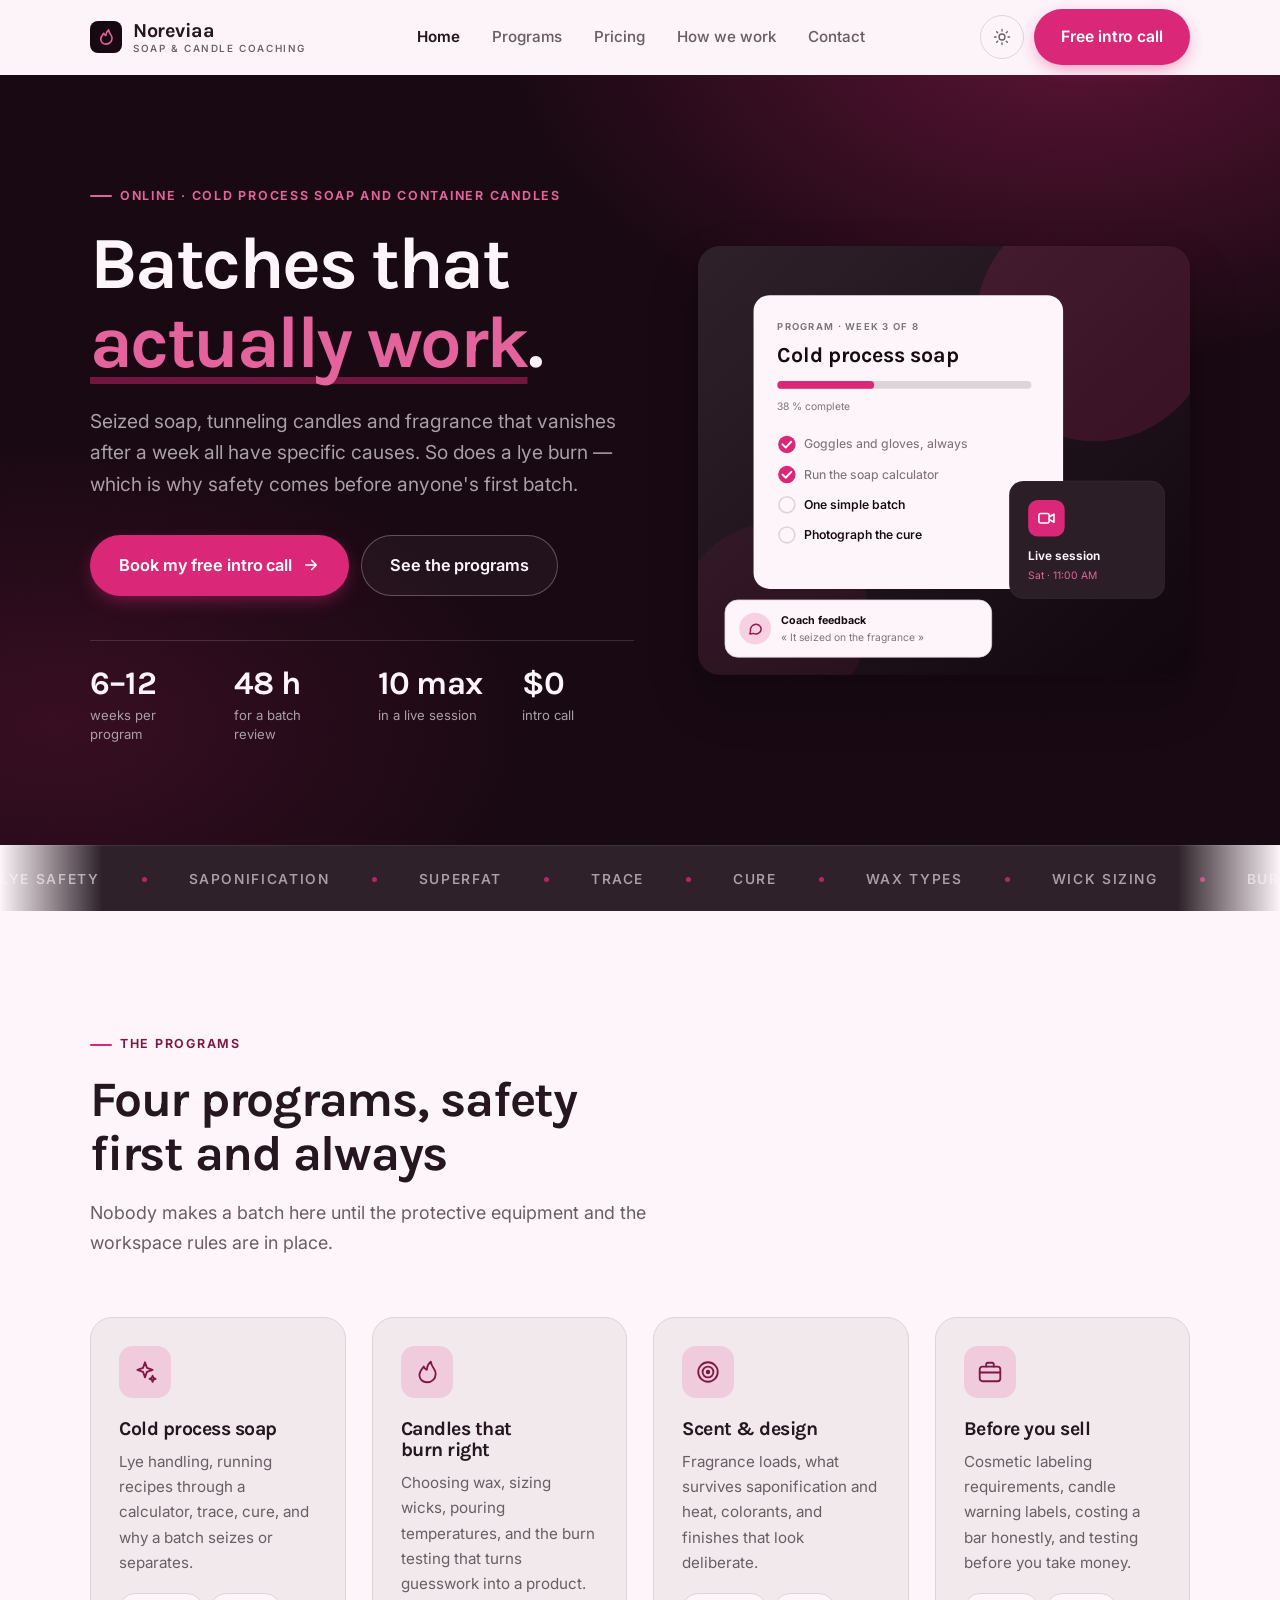
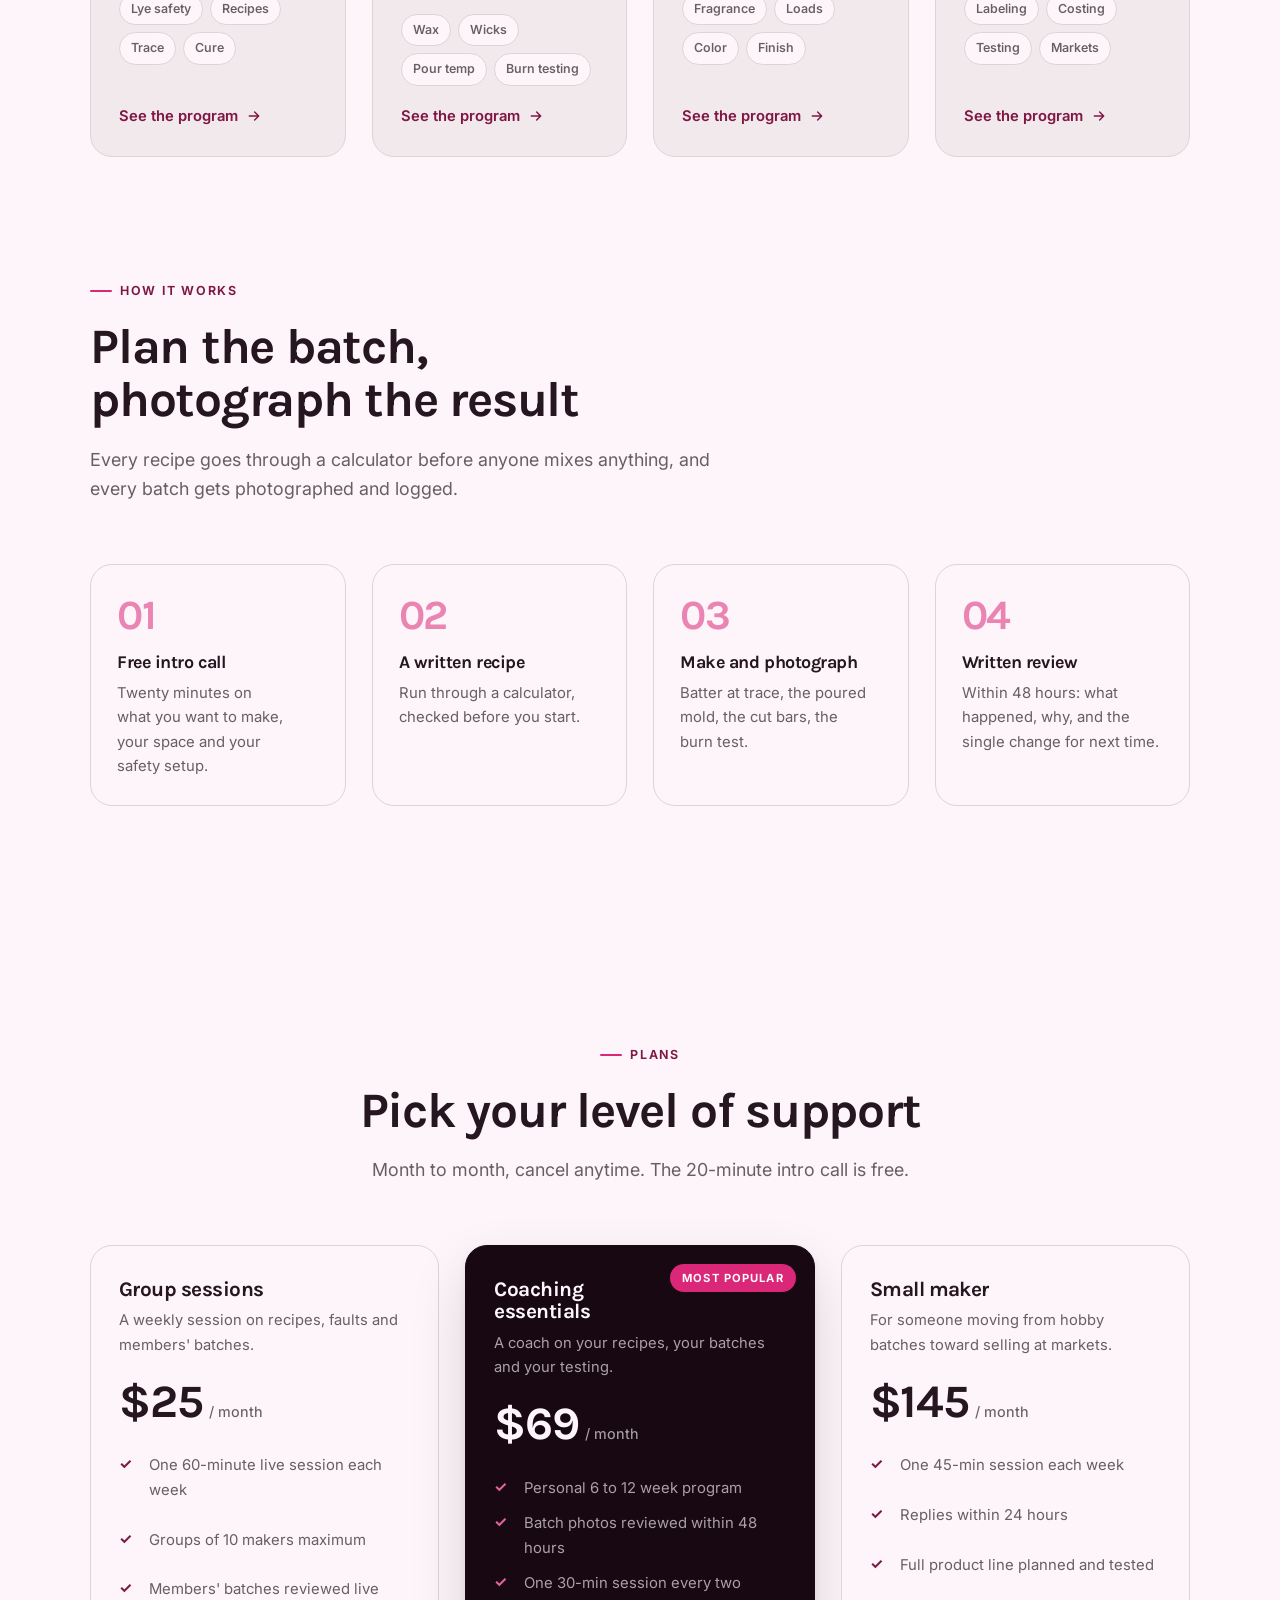
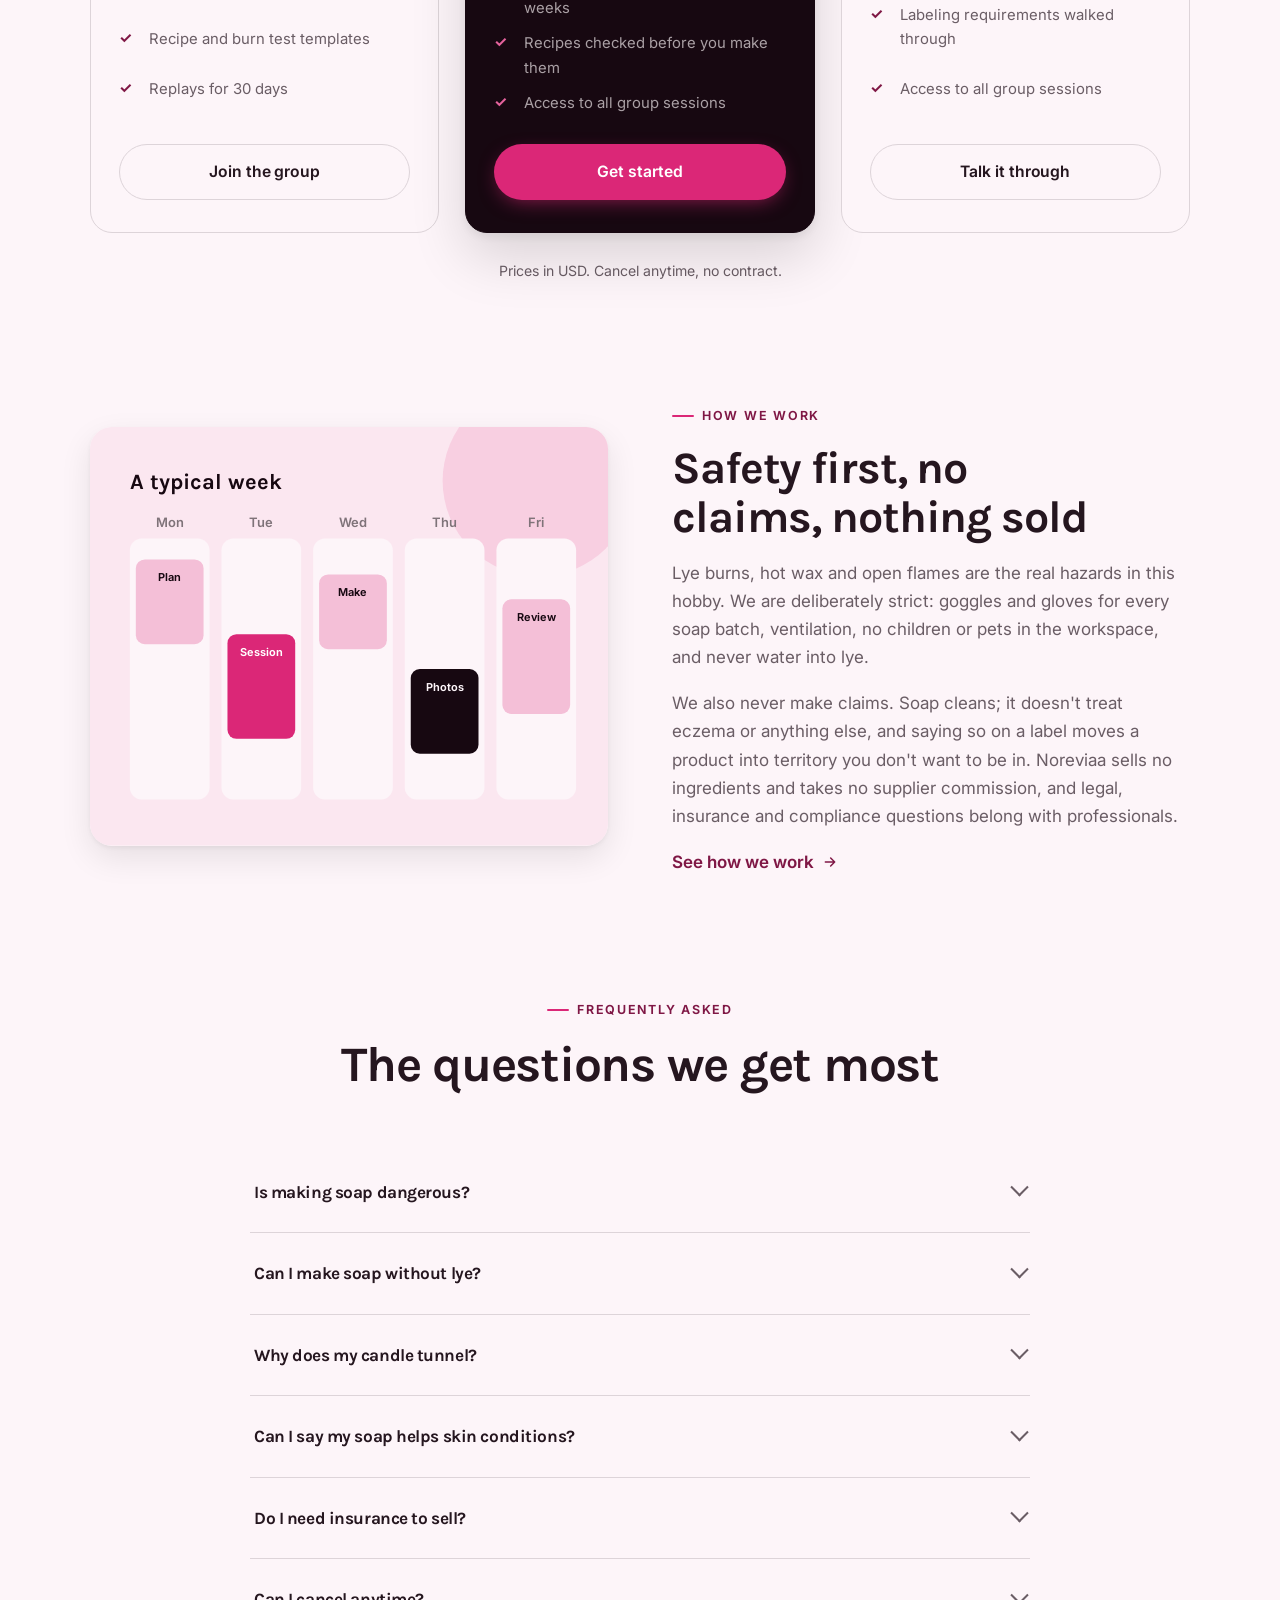
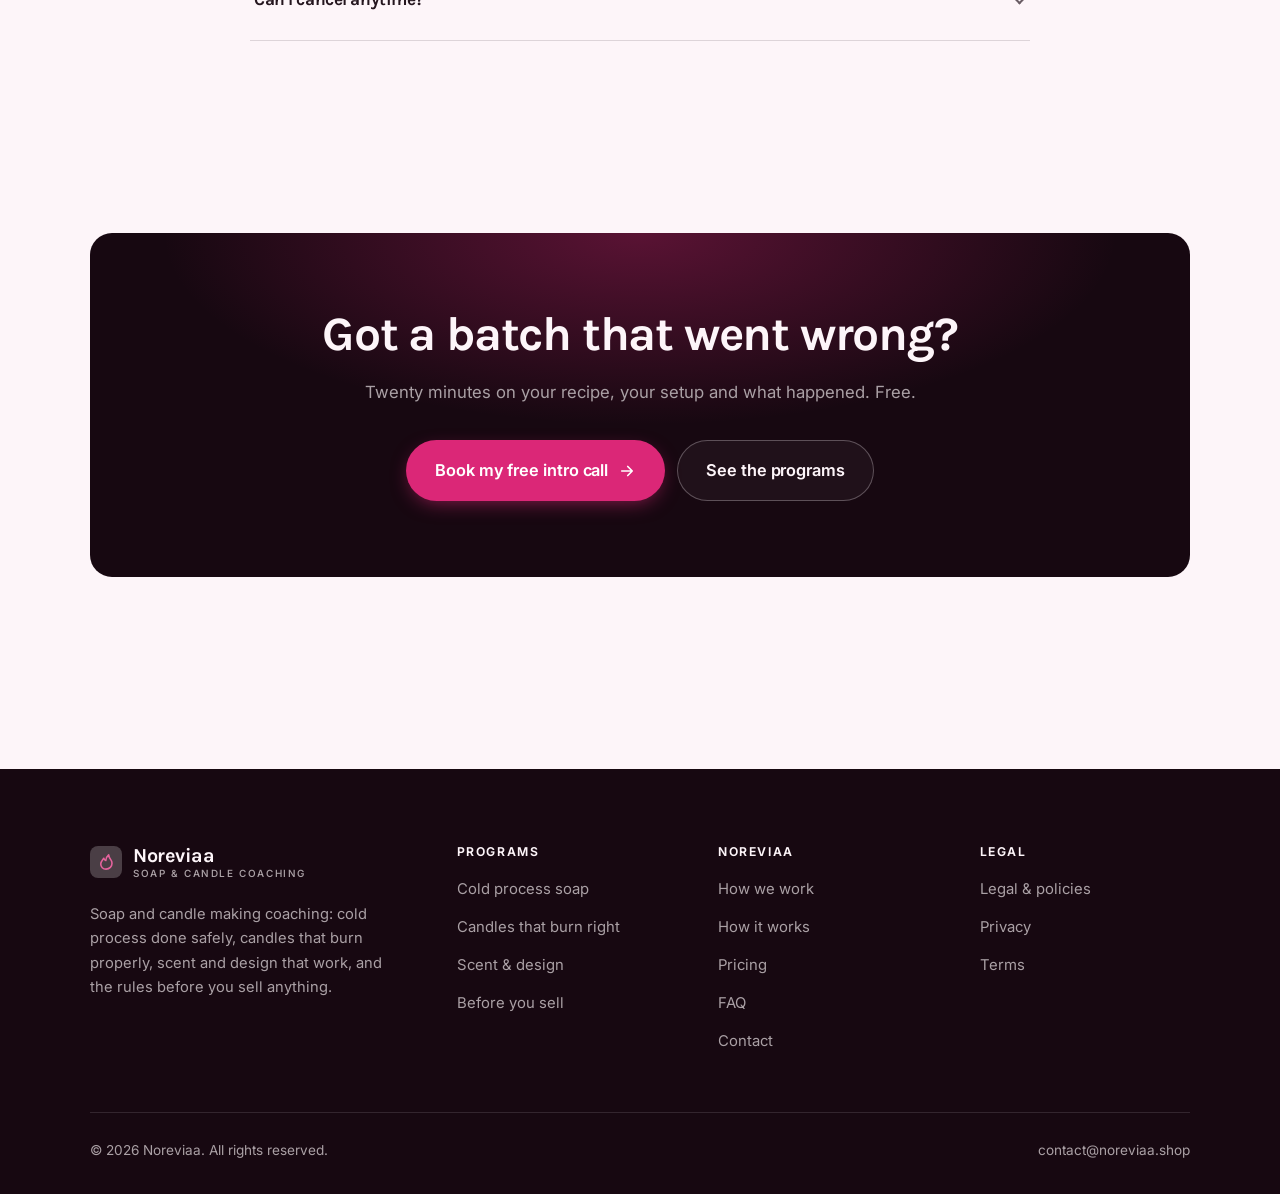
<file: index.html>
<!DOCTYPE html>
<html lang="en" class="no-js">
<head>
<meta charset="utf-8">
<meta name="viewport" content="width=device-width, initial-scale=1">
<title>Noreviaa — Soap &amp; candle coaching: safe batches that actually work</title>
<meta name="description" content="Online soap and candle making coaching: cold process safety and recipes, candle burn testing, fragrance and design, and labeling rules before you sell.">
<link rel="canonical" href="https://noreviaa.shop/">

<meta property="og:type" content="website">
<meta property="og:url" content="https://noreviaa.shop/">
<meta property="og:site_name" content="Noreviaa">
<meta property="og:locale" content="en_US">
<meta property="og:title" content="Noreviaa — Soap &amp; candle coaching: safe batches that actually work">
<meta property="og:description" content="Online soap and candle making coaching: cold process safety and recipes, candle burn testing, fragrance and design, and labeling rules before you sell.">
<meta name="theme-color" content="#170811">

<link rel="icon" href="assets/img/favicon.svg" type="image/svg+xml">
<link rel="preconnect" href="https://fonts.googleapis.com">
<link rel="preconnect" href="https://fonts.gstatic.com" crossorigin>
<link rel="stylesheet" href="https://fonts.googleapis.com/css2?family=Karla:wght@400..800&family=Inter:wght@400..700&display=swap">
<link rel="stylesheet" href="assets/css/style.css">

<!-- Thème appliqué avant le premier rendu (évite le flash) -->
<script>
document.documentElement.classList.remove('no-js');
(function(){try{var t=localStorage.getItem('site-theme');if(t){document.documentElement.setAttribute('data-theme',t);}}catch(e){}})();
</script>
<script type="application/ld+json">
{
  "@context": "https://schema.org",
  "@type": "Organization",
  "name": "Noreviaa",
  "url": "https://noreviaa.shop/",
  "email": "contact@noreviaa.shop",
  "description": "Online soap and candle making coaching: cold process safety and recipes, candle burn testing, fragrance and design, and labeling rules before you sell.",
  "areaServed": "US",
  "knowsLanguage": "en"
}
</script>
</head>

<body>
<a class="skip-link" href="#main">Skip to main content</a>

<header class="site-header">
  <nav class="wrap nav" aria-label="Main navigation">
    <a class="brand" href="index.html">
      <svg class="brand__mark" viewBox="0 0 64 64" aria-hidden="true">
        <rect class="bm-bg" width="64" height="64" rx="16"/>
        <g class="bm-ic" transform="translate(14 14) scale(1.5)" fill="none" stroke-width="2.1" stroke-linecap="round" stroke-linejoin="round"><path d="M12 21.5c-4 0-7-2.8-7-6.7 0-3.4 2.4-5.6 4-7.8.6 1.6 1.6 2.6 2.8 3 .2-3.1 1.4-5.6 3.7-7.5.3 3 1.6 4.8 3 6.7 1.1 1.5 1.5 3 1.5 4.6 0 4.2-3.3 7.7-8 7.7z"/></g>
      </svg>
      <span>Noreviaa<span class="brand__sub">Soap &amp; candle coaching</span></span>
    </a>

    <ul class="nav__links" id="nav-links">
      <li><a href="index.html" aria-current="page">Home</a></li>
      <li><a href="programs.html">Programs</a></li>
      <li><a href="index.html#pricing">Pricing</a></li>
      <li><a href="about.html">How we work</a></li>
      <li><a href="contact.html">Contact</a></li>
      <li><a class="btn btn--primary" href="contact.html">Free intro call</a></li>
    </ul>

    <div class="nav__cta">
      <button class="theme-toggle" type="button" aria-label="Switch to dark theme">
        <svg class="icon-sun" viewBox="0 0 24 24" fill="none" stroke="currentColor" stroke-width="1.8" stroke-linecap="round" aria-hidden="true"><circle cx="12" cy="12" r="4"/><path d="M12 2v2m0 16v2M2 12h2m16 0h2M4.9 4.9l1.4 1.4m11.4 11.4 1.4 1.4M19.1 4.9l-1.4 1.4M6.3 17.7l-1.4 1.4"/></svg>
        <svg class="icon-moon" viewBox="0 0 24 24" fill="none" stroke="currentColor" stroke-width="1.8" stroke-linecap="round" stroke-linejoin="round" aria-hidden="true"><path d="M21 12.8A9 9 0 1 1 11.2 3a7 7 0 0 0 9.8 9.8z"/></svg>
      </button>
      <a class="btn btn--primary" href="contact.html">Free intro call</a>
      <button class="nav__toggle" type="button" aria-expanded="false" aria-controls="nav-links" aria-label="Open menu">
        <svg class="icon-open" viewBox="0 0 24 24" fill="none" stroke="currentColor" stroke-width="2" stroke-linecap="round" aria-hidden="true"><path d="M3 6h18M3 12h18M3 18h18"/></svg>
        <svg class="icon-close" viewBox="0 0 24 24" fill="none" stroke="currentColor" stroke-width="2" stroke-linecap="round" aria-hidden="true"><path d="M6 6l12 12M18 6L6 18"/></svg>
      </button>
    </div>
  </nav>
</header>

<main id="main">

<section class="hero">
  <div class="wrap hero__inner">
    <div>
      <span class="eyebrow hero__eyebrow">Online · Cold process soap and container candles</span>
      <h1>Batches that<br> <em>actually work</em>.</h1>
      <p class="hero__lede">Seized soap, tunneling candles and fragrance that vanishes after a week all have specific causes. So does a lye burn — which is why safety comes before anyone's first batch.</p>

      <div class="hero__actions">
        <a class="btn btn--primary btn--lg" href="contact.html">Book my free intro call <svg viewBox="0 0 24 24" fill="none" stroke="currentColor" stroke-width="2.2" stroke-linecap="round" stroke-linejoin="round" aria-hidden="true"><path d="M5 12h14M13 6l6 6-6 6"/></svg></a>
        <a class="btn btn--on-dark btn--lg" href="programs.html">See the programs</a>
      </div>

      <ul class="hero__proof">
        <li><span class="stat__num">6–12</span><span class="stat__label">weeks per program</span></li>
        <li><span class="stat__num">48 h</span><span class="stat__label">for a batch review</span></li>
        <li><span class="stat__num">10 max</span><span class="stat__label">in a live session</span></li>
        <li><span class="stat__num">$0</span><span class="stat__label">intro call</span></li>
      </ul>
    </div>

    <div class="hero__art">
      <svg viewBox="0 0 620 540" role="img" aria-label="A soap making program in week 3 of 8, showing this week's tasks, the next live session and coach feedback.">
        <defs>
          <linearGradient id="hbg" x1="0" y1="0" x2="1" y2="1">
            <stop offset="0" stop-color="#2e2129"/><stop offset="1" stop-color="#12060e"/>
          </linearGradient>
        </defs>
        <rect width="620" height="540" rx="22" fill="url(#hbg)"/>
        <circle cx="500" cy="96" r="150" fill="#db2777" opacity=".16"/>
        <circle cx="96" cy="470" r="120" fill="#db2777" opacity=".08"/>

        <g style="font-family: var(--font-body)">
          <!-- Carte programme -->
          <rect x="70" y="62" width="390" height="370" rx="20" fill="#fdf5f9"/>
          <text x="100" y="106" font-size="12" font-weight="650" letter-spacing="1.6" fill="#7f7379">PROGRAM · WEEK 3 OF 8</text>
          <text x="100" y="146" font-size="27" font-weight="700" fill="#170811" style="font-family: var(--font-display)">Cold process soap</text>
          <rect x="100" y="170" width="320" height="10" rx="5" fill="#ddd4d9"/>
          <rect x="100" y="170" width="122" height="10" rx="5" fill="#db2777"/>
          <text x="100" y="206" font-size="13" fill="#7f7379">38 % complete</text>
          <circle cx="112" cy="250" r="11" fill="#db2777"/><path d="M106.5 250l4 4 7-7.5" fill="none" stroke="#ffffff" stroke-width="2.4" stroke-linecap="round" stroke-linejoin="round"/><text x="134" y="255" font-size="15.5" fill="#7f7379" font-weight="450">Goggles and gloves, always</text>
          <circle cx="112" cy="288" r="11" fill="#db2777"/><path d="M106.5 288l4 4 7-7.5" fill="none" stroke="#ffffff" stroke-width="2.4" stroke-linecap="round" stroke-linejoin="round"/><text x="134" y="293" font-size="15.5" fill="#7f7379" font-weight="450">Run the soap calculator</text>
          <circle cx="112" cy="326" r="10" fill="none" stroke="#ddd4d9" stroke-width="2"/><text x="134" y="331" font-size="15.5" fill="#170811" font-weight="560">One simple batch</text>
          <circle cx="112" cy="364" r="10" fill="none" stroke="#ddd4d9" stroke-width="2"/><text x="134" y="369" font-size="15.5" fill="#170811" font-weight="560">Photograph the cure</text>

          <!-- Carte séance -->
          <rect x="392" y="296" width="196" height="148" rx="18" fill="#2c1e26" stroke="#ffffff" stroke-opacity=".08"/>
          <rect x="416" y="320" width="46" height="46" rx="12" fill="#db2777"/>
          <g transform="translate(427 331)" fill="none" stroke="#ffffff" color="#ffffff" stroke-width="2" stroke-linecap="round" stroke-linejoin="round"><rect x="2.5" y="6" width="13" height="12" rx="2.5"/><path d="M15.5 10.5 21.5 7v10l-6-3.5z"/></g>
          <text x="416" y="396" font-size="15" font-weight="650" fill="#fdf5f9">Live session</text>
          <text x="416" y="420" font-size="13" fill="#e5639d">Sat · 11:00 AM</text>

          <!-- Retour du coach -->
          <rect x="34" y="446" width="336" height="72" rx="16" fill="#fdf5f9" stroke="#ddd4d9"/>
          <circle cx="72" cy="482" r="20" fill="#f7d0e2"/>
          <g transform="translate(62 472) scale(.84)" fill="none" stroke="#8e194d" stroke-width="2.2" stroke-linecap="round" stroke-linejoin="round"><path d="M21 12a8 8 0 0 1-11.6 7.1L4 20l1-4.6A8 8 0 1 1 21 12z"/></g>
          <text x="104" y="476" font-size="13.5" font-weight="700" fill="#170811">Coach feedback</text>
          <text x="104" y="498" font-size="13" fill="#7f7379">« It seized on the fragrance »</text>
        </g>
      </svg>
    </div>
  </div>
</section>

<div class="marquee" aria-hidden="true">
  <div class="marquee__track"><span>Lye safety</span><span>Saponification</span><span>Superfat</span><span>Trace</span><span>Cure</span><span>Wax types</span><span>Wick sizing</span><span>Burn testing</span><span>Fragrance load</span><span>Labeling</span><span>Lye safety</span><span>Saponification</span><span>Superfat</span><span>Trace</span><span>Cure</span><span>Wax types</span><span>Wick sizing</span><span>Burn testing</span><span>Fragrance load</span><span>Labeling</span></div>
</div>

<section class="section wrap" id="programs">
  <div class="section-head reveal">
    <span class="eyebrow">The programs</span>
    <h2>Four programs, safety first and always</h2>
    <p>Nobody makes a batch here until the protective equipment and the workspace rules are in place.</p>
  </div>
  <div class="grid grid--4 reveal-group">
    <a class="card" href="programs.html#soap">
      <div class="card__icon"><svg viewBox="0 0 24 24" fill="none" stroke="currentColor" stroke-width="1.7" stroke-linecap="round" stroke-linejoin="round" aria-hidden="true"><path d="M12 3l1.8 5.2L19 10l-5.2 1.8L12 17l-1.8-5.2L5 10l5.2-1.8zM19 15.5l.8 2 2 .8-2 .8-.8 2-.8-2-2-.8 2-.8z"/></svg></div>
      <h3>Cold process soap</h3>
      <p>Lye handling, running recipes through a calculator, trace, cure, and why a batch seizes or separates.</p>
      <ul class="tags"><li>Lye safety</li><li>Recipes</li><li>Trace</li><li>Cure</li></ul>
      <span class="arrow-link">See the program <svg viewBox="0 0 24 24" fill="none" stroke="currentColor" stroke-width="2.2" stroke-linecap="round" stroke-linejoin="round" aria-hidden="true"><path d="M5 12h14M13 6l6 6-6 6"/></svg></span>
    </a>
    <a class="card" href="programs.html#candles">
      <div class="card__icon"><svg viewBox="0 0 24 24" fill="none" stroke="currentColor" stroke-width="1.7" stroke-linecap="round" stroke-linejoin="round" aria-hidden="true"><path d="M12 21.5c-4 0-7-2.8-7-6.7 0-3.4 2.4-5.6 4-7.8.6 1.6 1.6 2.6 2.8 3 .2-3.1 1.4-5.6 3.7-7.5.3 3 1.6 4.8 3 6.7 1.1 1.5 1.5 3 1.5 4.6 0 4.2-3.3 7.7-8 7.7z"/></svg></div>
      <h3>Candles that burn right</h3>
      <p>Choosing wax, sizing wicks, pouring temperatures, and the burn testing that turns guesswork into a product.</p>
      <ul class="tags"><li>Wax</li><li>Wicks</li><li>Pour temp</li><li>Burn testing</li></ul>
      <span class="arrow-link">See the program <svg viewBox="0 0 24 24" fill="none" stroke="currentColor" stroke-width="2.2" stroke-linecap="round" stroke-linejoin="round" aria-hidden="true"><path d="M5 12h14M13 6l6 6-6 6"/></svg></span>
    </a>
    <a class="card" href="programs.html#scent">
      <div class="card__icon"><svg viewBox="0 0 24 24" fill="none" stroke="currentColor" stroke-width="1.7" stroke-linecap="round" stroke-linejoin="round" aria-hidden="true"><circle cx="12" cy="12" r="9"/><circle cx="12" cy="12" r="5"/><circle cx="12" cy="12" r="1.2" fill="currentColor"/></svg></div>
      <h3>Scent &amp; design</h3>
      <p>Fragrance loads, what survives saponification and heat, colorants, and finishes that look deliberate.</p>
      <ul class="tags"><li>Fragrance</li><li>Loads</li><li>Color</li><li>Finish</li></ul>
      <span class="arrow-link">See the program <svg viewBox="0 0 24 24" fill="none" stroke="currentColor" stroke-width="2.2" stroke-linecap="round" stroke-linejoin="round" aria-hidden="true"><path d="M5 12h14M13 6l6 6-6 6"/></svg></span>
    </a>
    <a class="card" href="programs.html#selling">
      <div class="card__icon"><svg viewBox="0 0 24 24" fill="none" stroke="currentColor" stroke-width="1.7" stroke-linecap="round" stroke-linejoin="round" aria-hidden="true"><rect x="2.5" y="7" width="19" height="13.5" rx="2.5"/><path d="M8.5 7V5a1.5 1.5 0 0 1 1.5-1.5h4A1.5 1.5 0 0 1 15.5 5v2M2.5 12.5h19"/></svg></div>
      <h3>Before you sell</h3>
      <p>Cosmetic labeling requirements, candle warning labels, costing a bar honestly, and testing before you take money.</p>
      <ul class="tags"><li>Labeling</li><li>Costing</li><li>Testing</li><li>Markets</li></ul>
      <span class="arrow-link">See the program <svg viewBox="0 0 24 24" fill="none" stroke="currentColor" stroke-width="2.2" stroke-linecap="round" stroke-linejoin="round" aria-hidden="true"><path d="M5 12h14M13 6l6 6-6 6"/></svg></span>
    </a>
  </div>
</section>

<section class="section section--flush wrap" id="how-it-works">
  <div class="section-head reveal">
    <span class="eyebrow">How it works</span>
    <h2>Plan the batch, photograph the result</h2>
    <p>Every recipe goes through a calculator before anyone mixes anything, and every batch gets photographed and logged.</p>
  </div>
  <div class="grid grid--4 steps reveal-group">
    <article class="step">
      <h3>Free intro call</h3>
      <p>Twenty minutes on what you want to make, your space and your safety setup.</p>
    </article>
    <article class="step">
      <h3>A written recipe</h3>
      <p>Run through a calculator, checked before you start.</p>
    </article>
    <article class="step">
      <h3>Make and photograph</h3>
      <p>Batter at trace, the poured mold, the cut bars, the burn test.</p>
    </article>
    <article class="step">
      <h3>Written review</h3>
      <p>Within 48 hours: what happened, why, and the single change for next time.</p>
    </article>
  </div>
</section>

<section class="section wrap" id="pricing">
  <div class="section-head section-head--center reveal">
    <span class="eyebrow">Plans</span>
    <h2>Pick your level of support</h2>
    <p>Month to month, cancel anytime. The 20-minute intro call is free.</p>
  </div>
  <div class="grid grid--3 plans reveal-group">
    <article class="plan">
      
      <h3>Group sessions</h3>
      <p class="plan__desc">A weekly session on recipes, faults and members' batches.</p>
      <p class="plan__price">$25<span class="plan__period">/ month</span></p>
      <ul class="plan__features">
        <li>One 60-minute live session each week</li>
        <li>Groups of 10 makers maximum</li>
        <li>Members' batches reviewed live</li>
        <li>Recipe and burn test templates</li>
        <li>Replays for 30 days</li>
      </ul>
      <a class="btn btn--ghost btn--block" href="contact.html">Join the group</a>
    </article>
    <article class="plan plan--featured">
      <span class="plan__tag">Most popular</span>
      <h3>Coaching essentials</h3>
      <p class="plan__desc">A coach on your recipes, your batches and your testing.</p>
      <p class="plan__price">$69<span class="plan__period">/ month</span></p>
      <ul class="plan__features">
        <li>Personal 6 to 12 week program</li>
        <li>Batch photos reviewed within 48 hours</li>
        <li>One 30-min session every two weeks</li>
        <li>Recipes checked before you make them</li>
        <li>Access to all group sessions</li>
      </ul>
      <a class="btn btn--primary btn--block" href="contact.html">Get started</a>
    </article>
    <article class="plan">
      
      <h3>Small maker</h3>
      <p class="plan__desc">For someone moving from hobby batches toward selling at markets.</p>
      <p class="plan__price">$145<span class="plan__period">/ month</span></p>
      <ul class="plan__features">
        <li>One 45-min session each week</li>
        <li>Replies within 24 hours</li>
        <li>Full product line planned and tested</li>
        <li>Labeling requirements walked through</li>
        <li>Access to all group sessions</li>
      </ul>
      <a class="btn btn--ghost btn--block" href="contact.html">Talk it through</a>
    </article>
  </div>
  <p class="plans-note">Prices in USD. Cancel anytime, no contract.</p>
</section>

<section class="section section--flush wrap">
  <div class="split reveal">
    <div class="split__art">
      <svg viewBox="0 0 520 420" role="img" aria-label="Example of a typical week: Plan, Session, Make, Photos, Review.">
        <rect width="520" height="420" rx="20" fill="#fbe7f0"/>
        <circle cx="450" cy="54" r="96" fill="#db2777" opacity=".12"/>
        <g style="font-family: var(--font-body)">
        <text x="40" y="62" font-size="22" font-weight="700" fill="#170811" style="font-family: var(--font-display)">A typical week</text>
        <text x="80" y="100" text-anchor="middle" font-size="13" font-weight="600" fill="#7f7379">Mon</text>
        <rect x="40" y="112" width="80" height="262" rx="12" fill="#fdf5f9"/>
        <rect x="46" y="133" width="68" height="85" rx="9" fill="#f4bfd7"/>
        <text x="80" y="155" text-anchor="middle" font-size="11" font-weight="650" fill="#170811">Plan</text>
        <text x="172" y="100" text-anchor="middle" font-size="13" font-weight="600" fill="#7f7379">Tue</text>
        <rect x="132" y="112" width="80" height="262" rx="12" fill="#fdf5f9"/>
        <rect x="138" y="208" width="68" height="105" rx="9" fill="#db2777"/>
        <text x="172" y="230" text-anchor="middle" font-size="11" font-weight="650" fill="#ffffff">Session</text>
        <text x="264" y="100" text-anchor="middle" font-size="13" font-weight="600" fill="#7f7379">Wed</text>
        <rect x="224" y="112" width="80" height="262" rx="12" fill="#fdf5f9"/>
        <rect x="230" y="148" width="68" height="75" rx="9" fill="#f4bfd7"/>
        <text x="264" y="170" text-anchor="middle" font-size="11" font-weight="650" fill="#170811">Make</text>
        <text x="356" y="100" text-anchor="middle" font-size="13" font-weight="600" fill="#7f7379">Thu</text>
        <rect x="316" y="112" width="80" height="262" rx="12" fill="#fdf5f9"/>
        <rect x="322" y="243" width="68" height="85" rx="9" fill="#170811"/>
        <text x="356" y="265" text-anchor="middle" font-size="11" font-weight="650" fill="#fdf5f9">Photos</text>
        <text x="448" y="100" text-anchor="middle" font-size="13" font-weight="600" fill="#7f7379">Fri</text>
        <rect x="408" y="112" width="80" height="262" rx="12" fill="#fdf5f9"/>
        <rect x="414" y="173" width="68" height="115" rx="9" fill="#f4bfd7"/>
        <text x="448" y="195" text-anchor="middle" font-size="11" font-weight="650" fill="#170811">Review</text>
        </g>
      </svg>
    </div>
    <div>
      <span class="eyebrow">How we work</span>
      <h2>Safety first, no claims, nothing sold</h2>
      <p>Lye burns, hot wax and open flames are the real hazards in this hobby. We are deliberately strict: goggles and gloves for every soap batch, ventilation, no children or pets in the workspace, and never water into lye.</p>
      <p>We also never make claims. Soap cleans; it doesn't treat eczema or anything else, and saying so on a label moves a product into territory you don't want to be in. Noreviaa sells no ingredients and takes no supplier commission, and legal, insurance and compliance questions belong with professionals.</p>
      <p><a class="arrow-link" href="about.html">See how we work <svg viewBox="0 0 24 24" fill="none" stroke="currentColor" stroke-width="2.2" stroke-linecap="round" stroke-linejoin="round" aria-hidden="true"><path d="M5 12h14M13 6l6 6-6 6"/></svg></a></p>
    </div>
  </div>
</section>

<section class="section section--flush wrap" id="faq">
  <div class="section-head section-head--center reveal">
    <span class="eyebrow">Frequently asked</span>
    <h2>The questions we get most</h2>
  </div>
  <div class="faq reveal">
    <details>
      <summary>Is making soap dangerous?</summary>
      <p>Sodium hydroxide is genuinely caustic and deserves respect, not fear. With goggles, gloves, ventilation and a clear workspace it's a manageable hobby, and we cover spills and first response before your first batch.</p>
    </details>
    <details>
      <summary>Can I make soap without lye?</summary>
      <p>Not real soap — all soap is made with lye, which is fully consumed during saponification. Melt-and-pour bases let you skip handling it, and we cover those too.</p>
    </details>
    <details>
      <summary>Why does my candle tunnel?</summary>
      <p>Nearly always a wick too small for the vessel, sometimes a short first burn. Burn testing solves it, and that's a whole program.</p>
    </details>
    <details>
      <summary>Can I say my soap helps skin conditions?</summary>
      <p>No. Therapeutic claims change how a product is regulated and we won't help you write them. Describe what it is, not what it cures.</p>
    </details>
    <details>
      <summary>Do I need insurance to sell?</summary>
      <p>Talk to an insurer and, if the stakes are real, a lawyer. We coach making and testing; we don't give legal or insurance advice.</p>
    </details>
    <details>
      <summary>Can I cancel anytime?</summary>
      <p>Yes. No contract, no minimum term. Access stays open until the end of the month you already paid for.</p>
    </details>
  </div>
</section>

<section class="wrap section--tight">
  <div class="cta-band reveal">
    <h2>Got a batch that went wrong?</h2>
    <p>Twenty minutes on your recipe, your setup and what happened. Free.</p>
    <div class="hero__actions">
      <a class="btn btn--primary btn--lg" href="contact.html">Book my free intro call <svg viewBox="0 0 24 24" fill="none" stroke="currentColor" stroke-width="2.2" stroke-linecap="round" stroke-linejoin="round" aria-hidden="true"><path d="M5 12h14M13 6l6 6-6 6"/></svg></a>
      <a class="btn btn--on-dark btn--lg" href="programs.html">See the programs</a>
    </div>
  </div>
</section>

</main>

<footer class="site-footer">
  <div class="wrap">
    <div class="footer__grid">
      <div class="footer__brand">
        <a class="brand" href="index.html">
          <svg class="brand__mark" viewBox="0 0 64 64" aria-hidden="true">
        <rect class="bm-bg" width="64" height="64" rx="16"/>
        <g class="bm-ic" transform="translate(14 14) scale(1.5)" fill="none" stroke-width="2.1" stroke-linecap="round" stroke-linejoin="round"><path d="M12 21.5c-4 0-7-2.8-7-6.7 0-3.4 2.4-5.6 4-7.8.6 1.6 1.6 2.6 2.8 3 .2-3.1 1.4-5.6 3.7-7.5.3 3 1.6 4.8 3 6.7 1.1 1.5 1.5 3 1.5 4.6 0 4.2-3.3 7.7-8 7.7z"/></g>
      </svg>
          <span>Noreviaa<span class="brand__sub">Soap &amp; candle coaching</span></span>
        </a>
        <p>Soap and candle making coaching: cold process done safely, candles that burn properly, scent and design that work, and the rules before you sell anything.</p>
      </div>

      <div class="footer__col">
        <h4>Programs</h4>
        <ul>
          <li><a href="programs.html#soap">Cold process soap</a></li>
          <li><a href="programs.html#candles">Candles that burn right</a></li>
          <li><a href="programs.html#scent">Scent &amp; design</a></li>
          <li><a href="programs.html#selling">Before you sell</a></li>
        </ul>
      </div>

      <div class="footer__col">
        <h4>Noreviaa</h4>
        <ul>
          <li><a href="about.html">How we work</a></li>
          <li><a href="index.html#how-it-works">How it works</a></li>
          <li><a href="index.html#pricing">Pricing</a></li>
          <li><a href="index.html#faq">FAQ</a></li>
          <li><a href="contact.html">Contact</a></li>
        </ul>
      </div>

      <div class="footer__col">
        <h4>Legal</h4>
        <ul>
          <li><a href="legal.html">Legal &amp; policies</a></li>
          <li><a href="legal.html#privacy">Privacy</a></li>
          <li><a href="legal.html#terms">Terms</a></li>
        </ul>
      </div>
    </div>

    <div class="footer__bottom">
      <p>© <span data-year>2026</span> Noreviaa. All rights reserved.</p>
      <p><a href="mailto:contact@noreviaa.shop">contact@noreviaa.shop</a></p>
    </div>
  </div>
</footer>

<script src="assets/js/main.js" defer></script>
</body>
</html>
</file>
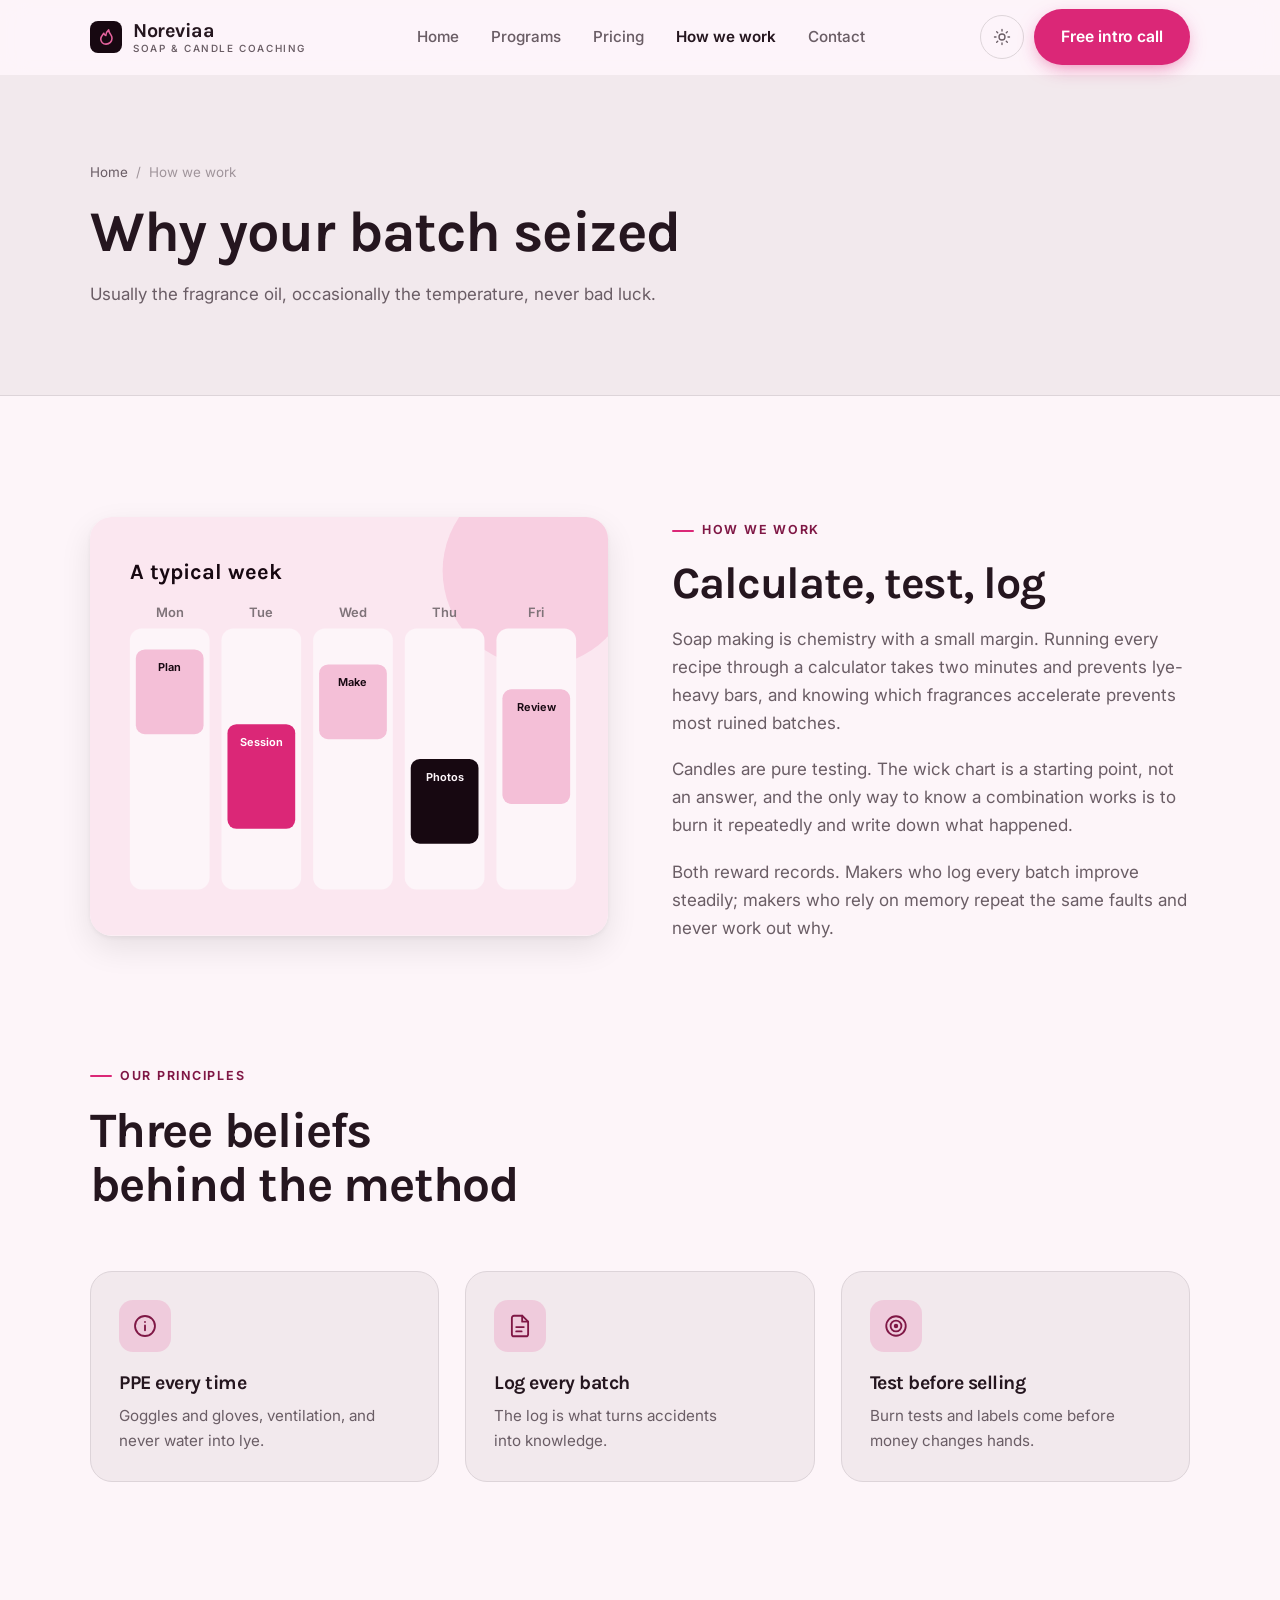
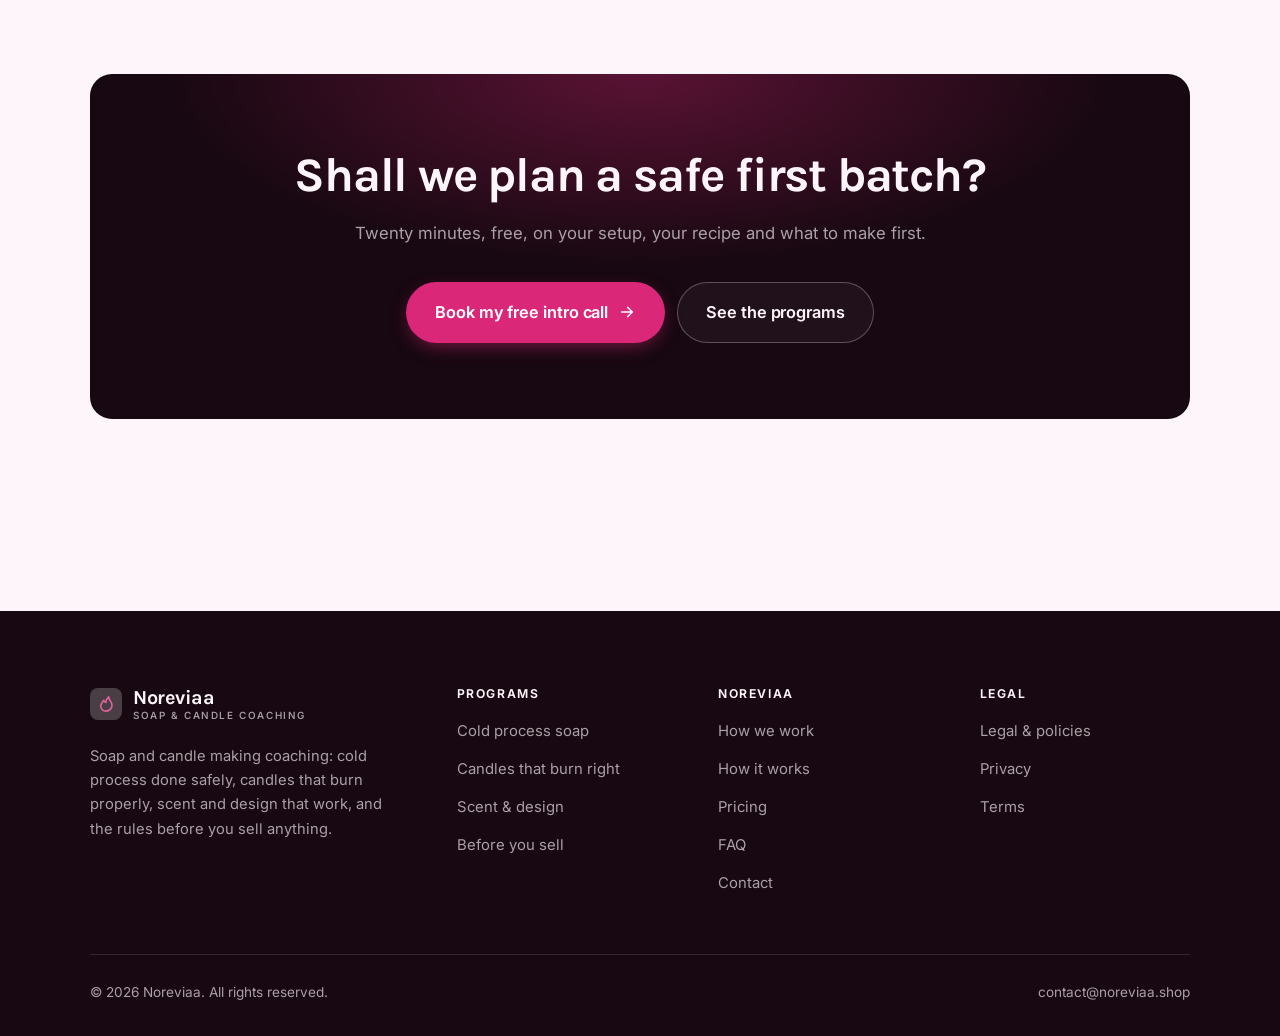
<file: about.html>
<!DOCTYPE html>
<html lang="en" class="no-js">
<head>
<meta charset="utf-8">
<meta name="viewport" content="width=device-width, initial-scale=1">
<title>How we work — Noreviaa</title>
<meta name="description" content="Why soap and candle making is a testing discipline, and the safety rules Noreviaa insists on.">
<link rel="canonical" href="https://noreviaa.shop/about.html">

<meta property="og:type" content="website">
<meta property="og:url" content="https://noreviaa.shop/about.html">
<meta property="og:site_name" content="Noreviaa">
<meta property="og:locale" content="en_US">
<meta property="og:title" content="How we work — Noreviaa">
<meta property="og:description" content="Why soap and candle making is a testing discipline, and the safety rules Noreviaa insists on.">
<meta name="theme-color" content="#170811">

<link rel="icon" href="assets/img/favicon.svg" type="image/svg+xml">
<link rel="preconnect" href="https://fonts.googleapis.com">
<link rel="preconnect" href="https://fonts.gstatic.com" crossorigin>
<link rel="stylesheet" href="https://fonts.googleapis.com/css2?family=Karla:wght@400..800&family=Inter:wght@400..700&display=swap">
<link rel="stylesheet" href="assets/css/style.css">

<!-- Thème appliqué avant le premier rendu (évite le flash) -->
<script>
document.documentElement.classList.remove('no-js');
(function(){try{var t=localStorage.getItem('site-theme');if(t){document.documentElement.setAttribute('data-theme',t);}}catch(e){}})();
</script>
</head>

<body>
<a class="skip-link" href="#main">Skip to main content</a>

<header class="site-header">
  <nav class="wrap nav" aria-label="Main navigation">
    <a class="brand" href="index.html">
      <svg class="brand__mark" viewBox="0 0 64 64" aria-hidden="true">
        <rect class="bm-bg" width="64" height="64" rx="16"/>
        <g class="bm-ic" transform="translate(14 14) scale(1.5)" fill="none" stroke-width="2.1" stroke-linecap="round" stroke-linejoin="round"><path d="M12 21.5c-4 0-7-2.8-7-6.7 0-3.4 2.4-5.6 4-7.8.6 1.6 1.6 2.6 2.8 3 .2-3.1 1.4-5.6 3.7-7.5.3 3 1.6 4.8 3 6.7 1.1 1.5 1.5 3 1.5 4.6 0 4.2-3.3 7.7-8 7.7z"/></g>
      </svg>
      <span>Noreviaa<span class="brand__sub">Soap &amp; candle coaching</span></span>
    </a>

    <ul class="nav__links" id="nav-links">
      <li><a href="index.html">Home</a></li>
      <li><a href="programs.html">Programs</a></li>
      <li><a href="index.html#pricing">Pricing</a></li>
      <li><a href="about.html" aria-current="page">How we work</a></li>
      <li><a href="contact.html">Contact</a></li>
      <li><a class="btn btn--primary" href="contact.html">Free intro call</a></li>
    </ul>

    <div class="nav__cta">
      <button class="theme-toggle" type="button" aria-label="Switch to dark theme">
        <svg class="icon-sun" viewBox="0 0 24 24" fill="none" stroke="currentColor" stroke-width="1.8" stroke-linecap="round" aria-hidden="true"><circle cx="12" cy="12" r="4"/><path d="M12 2v2m0 16v2M2 12h2m16 0h2M4.9 4.9l1.4 1.4m11.4 11.4 1.4 1.4M19.1 4.9l-1.4 1.4M6.3 17.7l-1.4 1.4"/></svg>
        <svg class="icon-moon" viewBox="0 0 24 24" fill="none" stroke="currentColor" stroke-width="1.8" stroke-linecap="round" stroke-linejoin="round" aria-hidden="true"><path d="M21 12.8A9 9 0 1 1 11.2 3a7 7 0 0 0 9.8 9.8z"/></svg>
      </button>
      <a class="btn btn--primary" href="contact.html">Free intro call</a>
      <button class="nav__toggle" type="button" aria-expanded="false" aria-controls="nav-links" aria-label="Open menu">
        <svg class="icon-open" viewBox="0 0 24 24" fill="none" stroke="currentColor" stroke-width="2" stroke-linecap="round" aria-hidden="true"><path d="M3 6h18M3 12h18M3 18h18"/></svg>
        <svg class="icon-close" viewBox="0 0 24 24" fill="none" stroke="currentColor" stroke-width="2" stroke-linecap="round" aria-hidden="true"><path d="M6 6l12 12M18 6L6 18"/></svg>
      </button>
    </div>
  </nav>
</header>

<main id="main">

<section class="page-head">
  <div class="wrap">
    <nav class="breadcrumb" aria-label="Breadcrumb">
      <a href="index.html">Home</a><span>/</span><span aria-current="page">How we work</span>
    </nav>
    <h1>Why your batch seized</h1>
    <p>Usually the fragrance oil, occasionally the temperature, never bad luck.</p>
  </div>
</section>

<section class="section wrap">
  <div class="split reveal">
    <div class="split__art">
      <svg viewBox="0 0 520 420" role="img" aria-label="Example of a typical week: Plan, Session, Make, Photos, Review.">
        <rect width="520" height="420" rx="20" fill="#fbe7f0"/>
        <circle cx="450" cy="54" r="96" fill="#db2777" opacity=".12"/>
        <g style="font-family: var(--font-body)">
        <text x="40" y="62" font-size="22" font-weight="700" fill="#170811" style="font-family: var(--font-display)">A typical week</text>
        <text x="80" y="100" text-anchor="middle" font-size="13" font-weight="600" fill="#7f7379">Mon</text>
        <rect x="40" y="112" width="80" height="262" rx="12" fill="#fdf5f9"/>
        <rect x="46" y="133" width="68" height="85" rx="9" fill="#f4bfd7"/>
        <text x="80" y="155" text-anchor="middle" font-size="11" font-weight="650" fill="#170811">Plan</text>
        <text x="172" y="100" text-anchor="middle" font-size="13" font-weight="600" fill="#7f7379">Tue</text>
        <rect x="132" y="112" width="80" height="262" rx="12" fill="#fdf5f9"/>
        <rect x="138" y="208" width="68" height="105" rx="9" fill="#db2777"/>
        <text x="172" y="230" text-anchor="middle" font-size="11" font-weight="650" fill="#ffffff">Session</text>
        <text x="264" y="100" text-anchor="middle" font-size="13" font-weight="600" fill="#7f7379">Wed</text>
        <rect x="224" y="112" width="80" height="262" rx="12" fill="#fdf5f9"/>
        <rect x="230" y="148" width="68" height="75" rx="9" fill="#f4bfd7"/>
        <text x="264" y="170" text-anchor="middle" font-size="11" font-weight="650" fill="#170811">Make</text>
        <text x="356" y="100" text-anchor="middle" font-size="13" font-weight="600" fill="#7f7379">Thu</text>
        <rect x="316" y="112" width="80" height="262" rx="12" fill="#fdf5f9"/>
        <rect x="322" y="243" width="68" height="85" rx="9" fill="#170811"/>
        <text x="356" y="265" text-anchor="middle" font-size="11" font-weight="650" fill="#fdf5f9">Photos</text>
        <text x="448" y="100" text-anchor="middle" font-size="13" font-weight="600" fill="#7f7379">Fri</text>
        <rect x="408" y="112" width="80" height="262" rx="12" fill="#fdf5f9"/>
        <rect x="414" y="173" width="68" height="115" rx="9" fill="#f4bfd7"/>
        <text x="448" y="195" text-anchor="middle" font-size="11" font-weight="650" fill="#170811">Review</text>
        </g>
      </svg>
    </div>
    <div>
      <span class="eyebrow">How we work</span>
      <h2>Calculate, test, log</h2>
      <p>Soap making is chemistry with a small margin. Running every recipe through a calculator takes two minutes and prevents lye-heavy bars, and knowing which fragrances accelerate prevents most ruined batches.</p>
      <p>Candles are pure testing. The wick chart is a starting point, not an answer, and the only way to know a combination works is to burn it repeatedly and write down what happened.</p>
      <p>Both reward records. Makers who log every batch improve steadily; makers who rely on memory repeat the same faults and never work out why.</p>
      <!--
        TO DO: add a short introduction of the coach (name, real background),
        with a photo if possible. Do not invent credentials — see README.md.
      -->
    </div>
  </div>
</section>

<section class="section section--flush wrap">
  <div class="section-head reveal">
    <span class="eyebrow">Our principles</span>
    <h2>Three beliefs behind the method</h2>
  </div>
  <div class="grid grid--3 reveal-group">
    <article class="card">
      <div class="card__icon"><svg viewBox="0 0 24 24" fill="none" stroke="currentColor" stroke-width="1.7" stroke-linecap="round" stroke-linejoin="round" aria-hidden="true"><circle cx="12" cy="12" r="9.2"/><path d="M12 16v-4.5M12 8.2v.1"/></svg></div>
      <h3>PPE every time</h3>
      <p>Goggles and gloves, ventilation, and never water into lye.</p>
    </article>
    <article class="card">
      <div class="card__icon"><svg viewBox="0 0 24 24" fill="none" stroke="currentColor" stroke-width="1.7" stroke-linecap="round" stroke-linejoin="round" aria-hidden="true"><path d="M14 2.5H6.5A2 2 0 0 0 4.5 4.5v15a2 2 0 0 0 2 2h11a2 2 0 0 0 2-2V8z"/><path d="M14 2.5V8h5.5M8.5 13h7M8.5 17h5"/></svg></div>
      <h3>Log every batch</h3>
      <p>The log is what turns accidents into knowledge.</p>
    </article>
    <article class="card">
      <div class="card__icon"><svg viewBox="0 0 24 24" fill="none" stroke="currentColor" stroke-width="1.7" stroke-linecap="round" stroke-linejoin="round" aria-hidden="true"><circle cx="12" cy="12" r="9"/><circle cx="12" cy="12" r="5"/><circle cx="12" cy="12" r="1.2" fill="currentColor"/></svg></div>
      <h3>Test before selling</h3>
      <p>Burn tests and labels come before money changes hands.</p>
    </article>
  </div>
</section>

<section class="wrap section--tight">
  <div class="cta-band reveal">
    <h2>Shall we plan a safe first batch?</h2>
    <p>Twenty minutes, free, on your setup, your recipe and what to make first.</p>
    <div class="hero__actions">
      <a class="btn btn--primary btn--lg" href="contact.html">Book my free intro call <svg viewBox="0 0 24 24" fill="none" stroke="currentColor" stroke-width="2.2" stroke-linecap="round" stroke-linejoin="round" aria-hidden="true"><path d="M5 12h14M13 6l6 6-6 6"/></svg></a>
      <a class="btn btn--on-dark btn--lg" href="programs.html">See the programs</a>
    </div>
  </div>
</section>

</main>

<footer class="site-footer">
  <div class="wrap">
    <div class="footer__grid">
      <div class="footer__brand">
        <a class="brand" href="index.html">
          <svg class="brand__mark" viewBox="0 0 64 64" aria-hidden="true">
        <rect class="bm-bg" width="64" height="64" rx="16"/>
        <g class="bm-ic" transform="translate(14 14) scale(1.5)" fill="none" stroke-width="2.1" stroke-linecap="round" stroke-linejoin="round"><path d="M12 21.5c-4 0-7-2.8-7-6.7 0-3.4 2.4-5.6 4-7.8.6 1.6 1.6 2.6 2.8 3 .2-3.1 1.4-5.6 3.7-7.5.3 3 1.6 4.8 3 6.7 1.1 1.5 1.5 3 1.5 4.6 0 4.2-3.3 7.7-8 7.7z"/></g>
      </svg>
          <span>Noreviaa<span class="brand__sub">Soap &amp; candle coaching</span></span>
        </a>
        <p>Soap and candle making coaching: cold process done safely, candles that burn properly, scent and design that work, and the rules before you sell anything.</p>
      </div>

      <div class="footer__col">
        <h4>Programs</h4>
        <ul>
          <li><a href="programs.html#soap">Cold process soap</a></li>
          <li><a href="programs.html#candles">Candles that burn right</a></li>
          <li><a href="programs.html#scent">Scent &amp; design</a></li>
          <li><a href="programs.html#selling">Before you sell</a></li>
        </ul>
      </div>

      <div class="footer__col">
        <h4>Noreviaa</h4>
        <ul>
          <li><a href="about.html">How we work</a></li>
          <li><a href="index.html#how-it-works">How it works</a></li>
          <li><a href="index.html#pricing">Pricing</a></li>
          <li><a href="index.html#faq">FAQ</a></li>
          <li><a href="contact.html">Contact</a></li>
        </ul>
      </div>

      <div class="footer__col">
        <h4>Legal</h4>
        <ul>
          <li><a href="legal.html">Legal &amp; policies</a></li>
          <li><a href="legal.html#privacy">Privacy</a></li>
          <li><a href="legal.html#terms">Terms</a></li>
        </ul>
      </div>
    </div>

    <div class="footer__bottom">
      <p>© <span data-year>2026</span> Noreviaa. All rights reserved.</p>
      <p><a href="mailto:contact@noreviaa.shop">contact@noreviaa.shop</a></p>
    </div>
  </div>
</footer>

<script src="assets/js/main.js" defer></script>
</body>
</html>
</file>
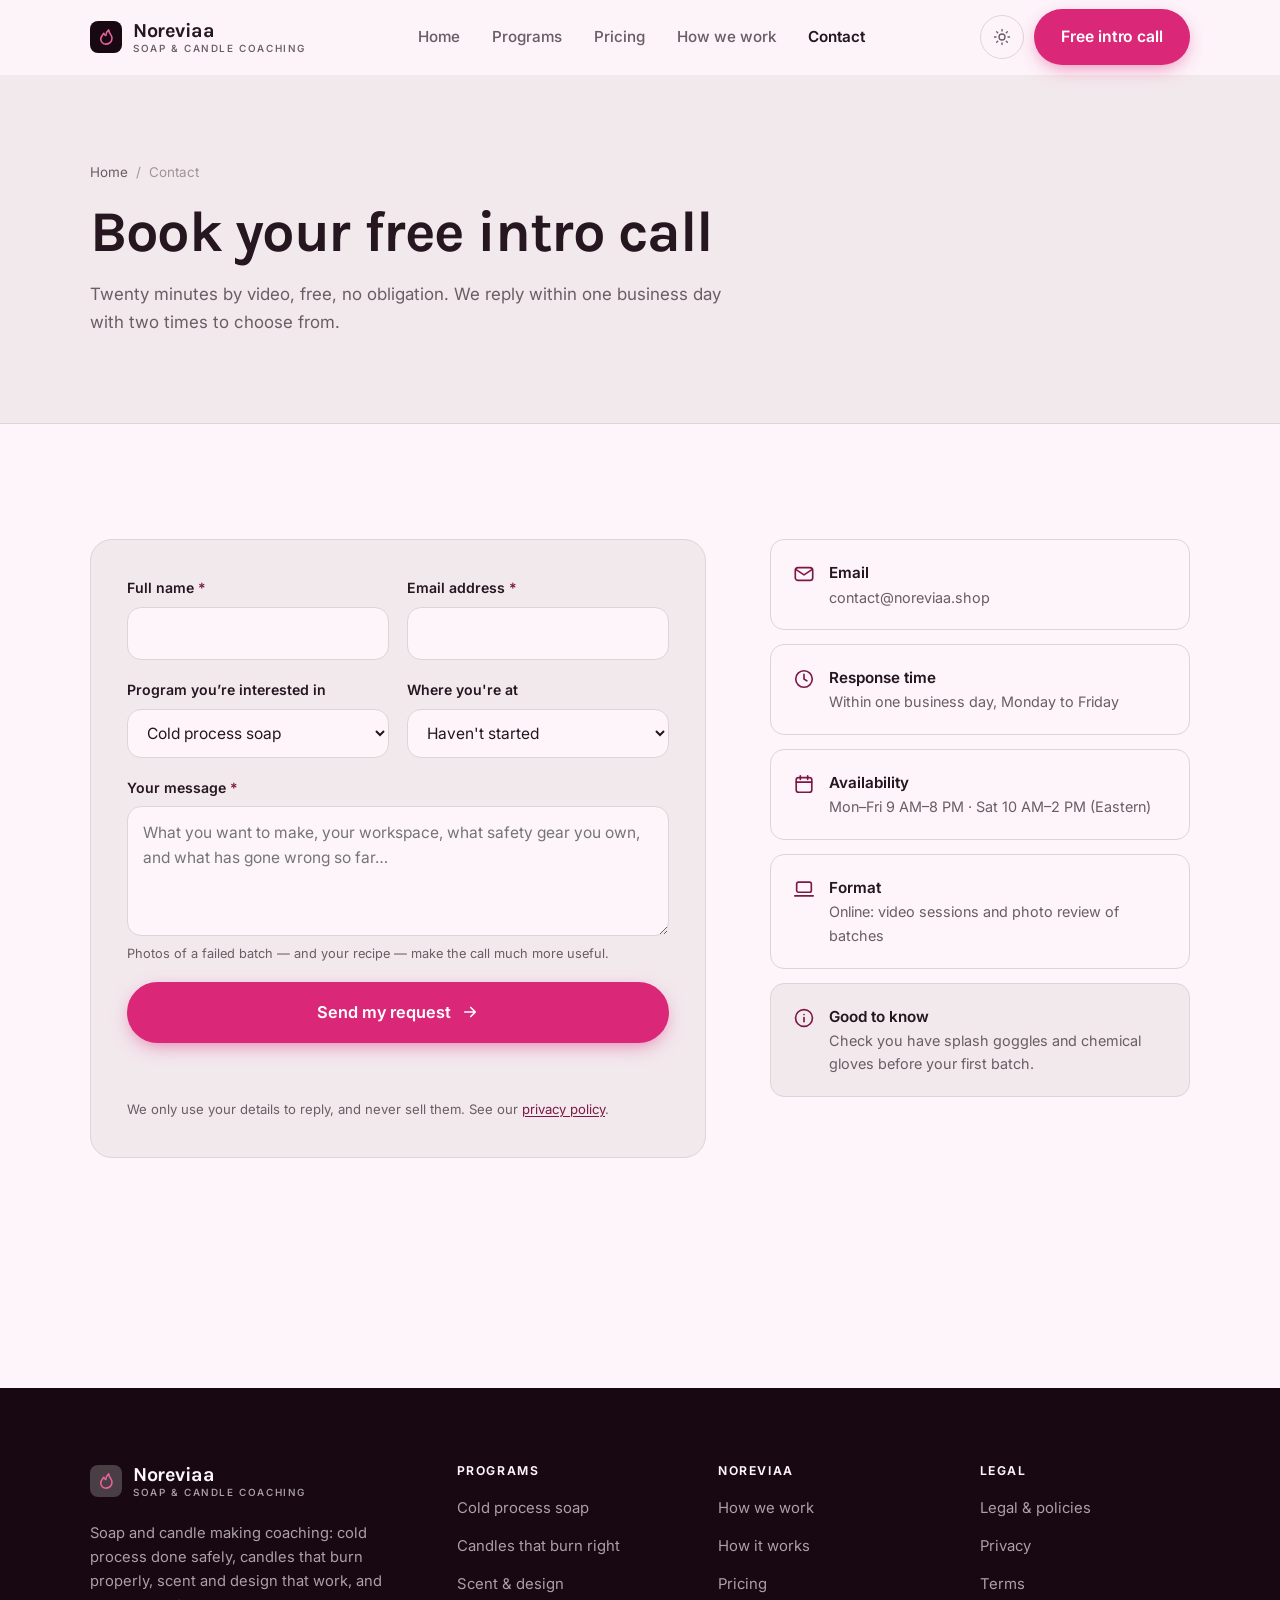
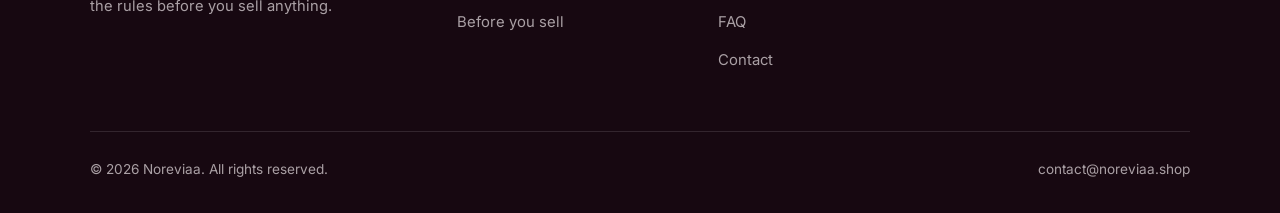
<file: contact.html>
<!DOCTYPE html>
<html lang="en" class="no-js">
<head>
<meta charset="utf-8">
<meta name="viewport" content="width=device-width, initial-scale=1">
<title>Contact — Noreviaa</title>
<meta name="description" content="Book your free 20-minute intro call. We reply within one business day.">
<link rel="canonical" href="https://noreviaa.shop/contact.html">

<meta property="og:type" content="website">
<meta property="og:url" content="https://noreviaa.shop/contact.html">
<meta property="og:site_name" content="Noreviaa">
<meta property="og:locale" content="en_US">
<meta property="og:title" content="Contact — Noreviaa">
<meta property="og:description" content="Book your free 20-minute intro call. We reply within one business day.">
<meta name="theme-color" content="#170811">

<link rel="icon" href="assets/img/favicon.svg" type="image/svg+xml">
<link rel="preconnect" href="https://fonts.googleapis.com">
<link rel="preconnect" href="https://fonts.gstatic.com" crossorigin>
<link rel="stylesheet" href="https://fonts.googleapis.com/css2?family=Karla:wght@400..800&family=Inter:wght@400..700&display=swap">
<link rel="stylesheet" href="assets/css/style.css">

<!-- Thème appliqué avant le premier rendu (évite le flash) -->
<script>
document.documentElement.classList.remove('no-js');
(function(){try{var t=localStorage.getItem('site-theme');if(t){document.documentElement.setAttribute('data-theme',t);}}catch(e){}})();
</script>
</head>

<body>
<a class="skip-link" href="#main">Skip to main content</a>

<header class="site-header">
  <nav class="wrap nav" aria-label="Main navigation">
    <a class="brand" href="index.html">
      <svg class="brand__mark" viewBox="0 0 64 64" aria-hidden="true">
        <rect class="bm-bg" width="64" height="64" rx="16"/>
        <g class="bm-ic" transform="translate(14 14) scale(1.5)" fill="none" stroke-width="2.1" stroke-linecap="round" stroke-linejoin="round"><path d="M12 21.5c-4 0-7-2.8-7-6.7 0-3.4 2.4-5.6 4-7.8.6 1.6 1.6 2.6 2.8 3 .2-3.1 1.4-5.6 3.7-7.5.3 3 1.6 4.8 3 6.7 1.1 1.5 1.5 3 1.5 4.6 0 4.2-3.3 7.7-8 7.7z"/></g>
      </svg>
      <span>Noreviaa<span class="brand__sub">Soap &amp; candle coaching</span></span>
    </a>

    <ul class="nav__links" id="nav-links">
      <li><a href="index.html">Home</a></li>
      <li><a href="programs.html">Programs</a></li>
      <li><a href="index.html#pricing">Pricing</a></li>
      <li><a href="about.html">How we work</a></li>
      <li><a href="contact.html" aria-current="page">Contact</a></li>
      <li><a class="btn btn--primary" href="contact.html">Free intro call</a></li>
    </ul>

    <div class="nav__cta">
      <button class="theme-toggle" type="button" aria-label="Switch to dark theme">
        <svg class="icon-sun" viewBox="0 0 24 24" fill="none" stroke="currentColor" stroke-width="1.8" stroke-linecap="round" aria-hidden="true"><circle cx="12" cy="12" r="4"/><path d="M12 2v2m0 16v2M2 12h2m16 0h2M4.9 4.9l1.4 1.4m11.4 11.4 1.4 1.4M19.1 4.9l-1.4 1.4M6.3 17.7l-1.4 1.4"/></svg>
        <svg class="icon-moon" viewBox="0 0 24 24" fill="none" stroke="currentColor" stroke-width="1.8" stroke-linecap="round" stroke-linejoin="round" aria-hidden="true"><path d="M21 12.8A9 9 0 1 1 11.2 3a7 7 0 0 0 9.8 9.8z"/></svg>
      </button>
      <a class="btn btn--primary" href="contact.html">Free intro call</a>
      <button class="nav__toggle" type="button" aria-expanded="false" aria-controls="nav-links" aria-label="Open menu">
        <svg class="icon-open" viewBox="0 0 24 24" fill="none" stroke="currentColor" stroke-width="2" stroke-linecap="round" aria-hidden="true"><path d="M3 6h18M3 12h18M3 18h18"/></svg>
        <svg class="icon-close" viewBox="0 0 24 24" fill="none" stroke="currentColor" stroke-width="2" stroke-linecap="round" aria-hidden="true"><path d="M6 6l12 12M18 6L6 18"/></svg>
      </button>
    </div>
  </nav>
</header>

<main id="main">

<section class="page-head">
  <div class="wrap">
    <nav class="breadcrumb" aria-label="Breadcrumb">
      <a href="index.html">Home</a><span>/</span><span aria-current="page">Contact</span>
    </nav>
    <h1>Book your free intro call</h1>
    <p>Twenty minutes by video, free, no obligation. We reply within one business day with two times to choose from.</p>
  </div>
</section>

<section class="section wrap">
  <div class="form-layout">

    <!--
      FORM: the action attribute holds a placeholder id. Create a free form at
      https://formspree.io and replace VOTRE_ID_FORMSPREE. Until then, the button
      opens the visitor's email app with a pre-filled message to contact@noreviaa.shop.
    -->
    <form class="form" id="contact-form" action="https://formspree.io/f/VOTRE_ID_FORMSPREE" method="POST"
          data-email="contact@noreviaa.shop" data-subject="Intro call request"
          data-msg-mail="Your email app will open with the message ready to send." data-msg-sending="Sending…"
          data-msg-ok="Thanks! Your message is on its way. We reply within one business day." data-msg-err="Sending failed. Please email us directly at">
      <div class="form__row">
        <div class="field">
          <label for="nom">Full name <span class="req" aria-hidden="true">*</span></label>
          <input type="text" id="nom" name="nom" autocomplete="name" required>
        </div>
        <div class="field">
          <label for="email">Email address <span class="req" aria-hidden="true">*</span></label>
          <input type="email" id="email" name="email" autocomplete="email" required>
        </div>
      </div>

      <div class="form__row">
        <div class="field">
          <label for="programme">Program you’re interested in</label>
          <select id="programme" name="programme">
            <option>Cold process soap</option>
            <option>Candles that burn right</option>
            <option>Scent &amp; design</option>
            <option>Before you sell</option>
            <option>Not sure yet</option>
          </select>
        </div>
        <div class="field">
          <label for="niveau">Where you're at</label>
          <select id="niveau" name="niveau">
            <option>Haven't started</option>
            <option>Melt and pour only</option>
            <option>Cold process, mixed results</option>
            <option>Thinking about selling</option>
          </select>
        </div>
      </div>

      <div class="field">
        <label for="message">Your message <span class="req" aria-hidden="true">*</span></label>
        <textarea id="message" name="message" required placeholder="What you want to make, your workspace, what safety gear you own, and what has gone wrong so far…"></textarea>
        <span class="field__hint">Photos of a failed batch — and your recipe — make the call much more useful.</span>
      </div>

      <!-- Bot trap: hidden from humans -->
      <div class="visually-hidden" aria-hidden="true">
        <label for="site-web">Leave this field empty</label>
        <input type="text" id="site-web" name="_gotcha" tabindex="-1" autocomplete="off">
      </div>

      <button class="btn btn--primary btn--lg" type="submit">Send my request <svg viewBox="0 0 24 24" fill="none" stroke="currentColor" stroke-width="2.2" stroke-linecap="round" stroke-linejoin="round" aria-hidden="true"><path d="M5 12h14M13 6l6 6-6 6"/></svg></button>

      <p id="form-status" class="form__status" role="status" aria-live="polite"></p>

      <p class="form__note">
        We only use your details to reply, and never sell them. See our <a href="legal.html#privacy">privacy policy</a>.
      </p>
    </form>

    <aside class="contact-aside">
      <div class="contact-card">
        <svg viewBox="0 0 24 24" fill="none" stroke="currentColor" stroke-width="1.8" stroke-linecap="round" stroke-linejoin="round" aria-hidden="true"><rect x="2.5" y="5" width="19" height="14" rx="3"/><path d="M3 7l9 6 9-6"/></svg>
        <div><b>Email</b><a href="mailto:contact@noreviaa.shop">contact@noreviaa.shop</a></div>
      </div>
      <div class="contact-card">
        <svg viewBox="0 0 24 24" fill="none" stroke="currentColor" stroke-width="1.8" stroke-linecap="round" stroke-linejoin="round" aria-hidden="true"><circle cx="12" cy="12" r="9"/><path d="M12 7v5l3.2 2"/></svg>
        <div><b>Response time</b><span>Within one business day, Monday to Friday</span></div>
      </div>
      <div class="contact-card">
        <svg viewBox="0 0 24 24" fill="none" stroke="currentColor" stroke-width="1.8" stroke-linecap="round" stroke-linejoin="round" aria-hidden="true"><rect x="3.5" y="5" width="17" height="16" rx="2.5"/><path d="M8 3v4M16 3v4M3.5 10h17"/></svg>
        <div><b>Availability</b><span>Mon–Fri 9 AM–8 PM · Sat 10 AM–2 PM (Eastern)</span></div>
      </div>
      <div class="contact-card">
        <svg viewBox="0 0 24 24" fill="none" stroke="currentColor" stroke-width="1.8" stroke-linecap="round" stroke-linejoin="round" aria-hidden="true"><rect x="4" y="4.5" width="16" height="11" rx="2"/><path d="M2 19.5h20"/></svg>
        <div><b>Format</b><span>Online: video sessions and photo review of batches</span></div>
      </div>
      <div class="contact-card contact-card--soft">
        <svg viewBox="0 0 24 24" fill="none" stroke="currentColor" stroke-width="1.8" stroke-linecap="round" stroke-linejoin="round" aria-hidden="true"><circle cx="12" cy="12" r="9.2"/><path d="M12 16v-4.5M12 8.2v.1"/></svg>
        <div><b>Good to know</b><span>Check you have splash goggles and chemical gloves before your first batch.</span></div>
      </div>
    </aside>

  </div>
</section>

</main>

<footer class="site-footer">
  <div class="wrap">
    <div class="footer__grid">
      <div class="footer__brand">
        <a class="brand" href="index.html">
          <svg class="brand__mark" viewBox="0 0 64 64" aria-hidden="true">
        <rect class="bm-bg" width="64" height="64" rx="16"/>
        <g class="bm-ic" transform="translate(14 14) scale(1.5)" fill="none" stroke-width="2.1" stroke-linecap="round" stroke-linejoin="round"><path d="M12 21.5c-4 0-7-2.8-7-6.7 0-3.4 2.4-5.6 4-7.8.6 1.6 1.6 2.6 2.8 3 .2-3.1 1.4-5.6 3.7-7.5.3 3 1.6 4.8 3 6.7 1.1 1.5 1.5 3 1.5 4.6 0 4.2-3.3 7.7-8 7.7z"/></g>
      </svg>
          <span>Noreviaa<span class="brand__sub">Soap &amp; candle coaching</span></span>
        </a>
        <p>Soap and candle making coaching: cold process done safely, candles that burn properly, scent and design that work, and the rules before you sell anything.</p>
      </div>

      <div class="footer__col">
        <h4>Programs</h4>
        <ul>
          <li><a href="programs.html#soap">Cold process soap</a></li>
          <li><a href="programs.html#candles">Candles that burn right</a></li>
          <li><a href="programs.html#scent">Scent &amp; design</a></li>
          <li><a href="programs.html#selling">Before you sell</a></li>
        </ul>
      </div>

      <div class="footer__col">
        <h4>Noreviaa</h4>
        <ul>
          <li><a href="about.html">How we work</a></li>
          <li><a href="index.html#how-it-works">How it works</a></li>
          <li><a href="index.html#pricing">Pricing</a></li>
          <li><a href="index.html#faq">FAQ</a></li>
          <li><a href="contact.html">Contact</a></li>
        </ul>
      </div>

      <div class="footer__col">
        <h4>Legal</h4>
        <ul>
          <li><a href="legal.html">Legal &amp; policies</a></li>
          <li><a href="legal.html#privacy">Privacy</a></li>
          <li><a href="legal.html#terms">Terms</a></li>
        </ul>
      </div>
    </div>

    <div class="footer__bottom">
      <p>© <span data-year>2026</span> Noreviaa. All rights reserved.</p>
      <p><a href="mailto:contact@noreviaa.shop">contact@noreviaa.shop</a></p>
    </div>
  </div>
</footer>

<script src="assets/js/main.js" defer></script>
</body>
</html>
</file>
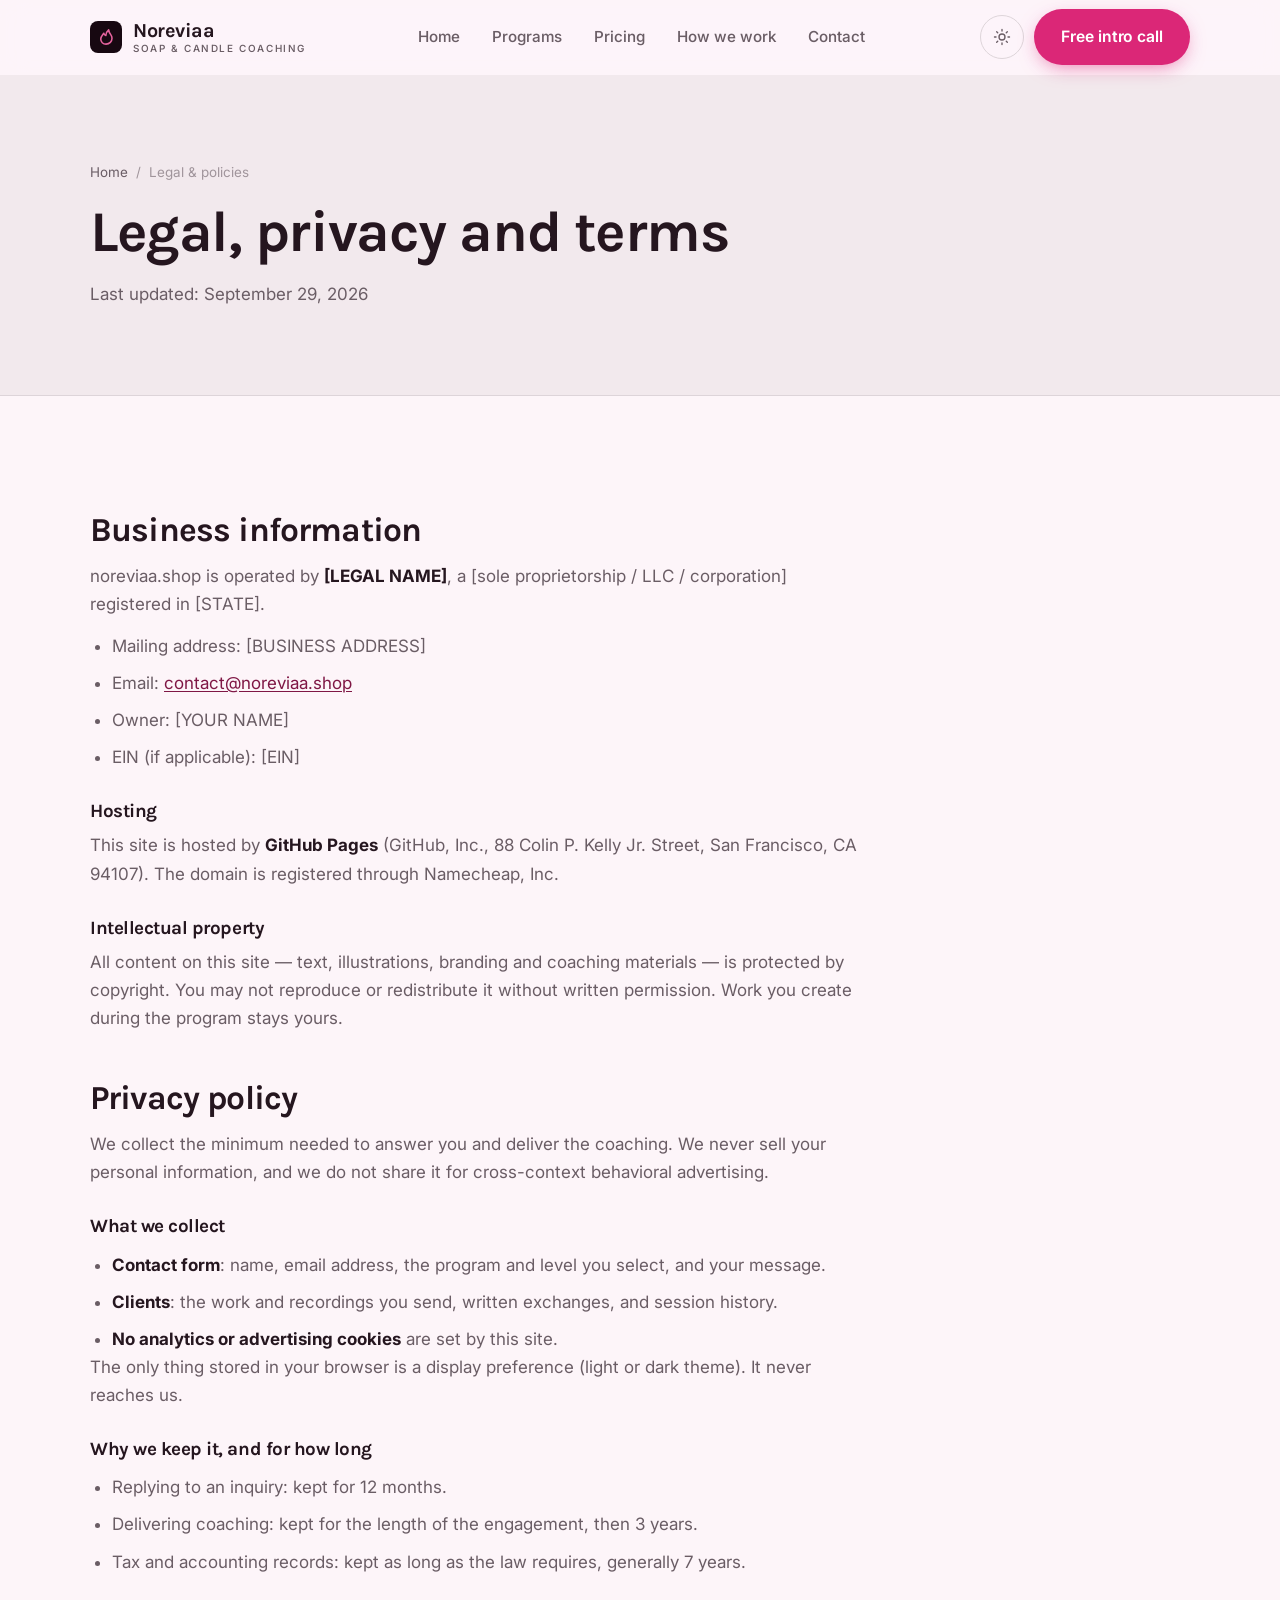
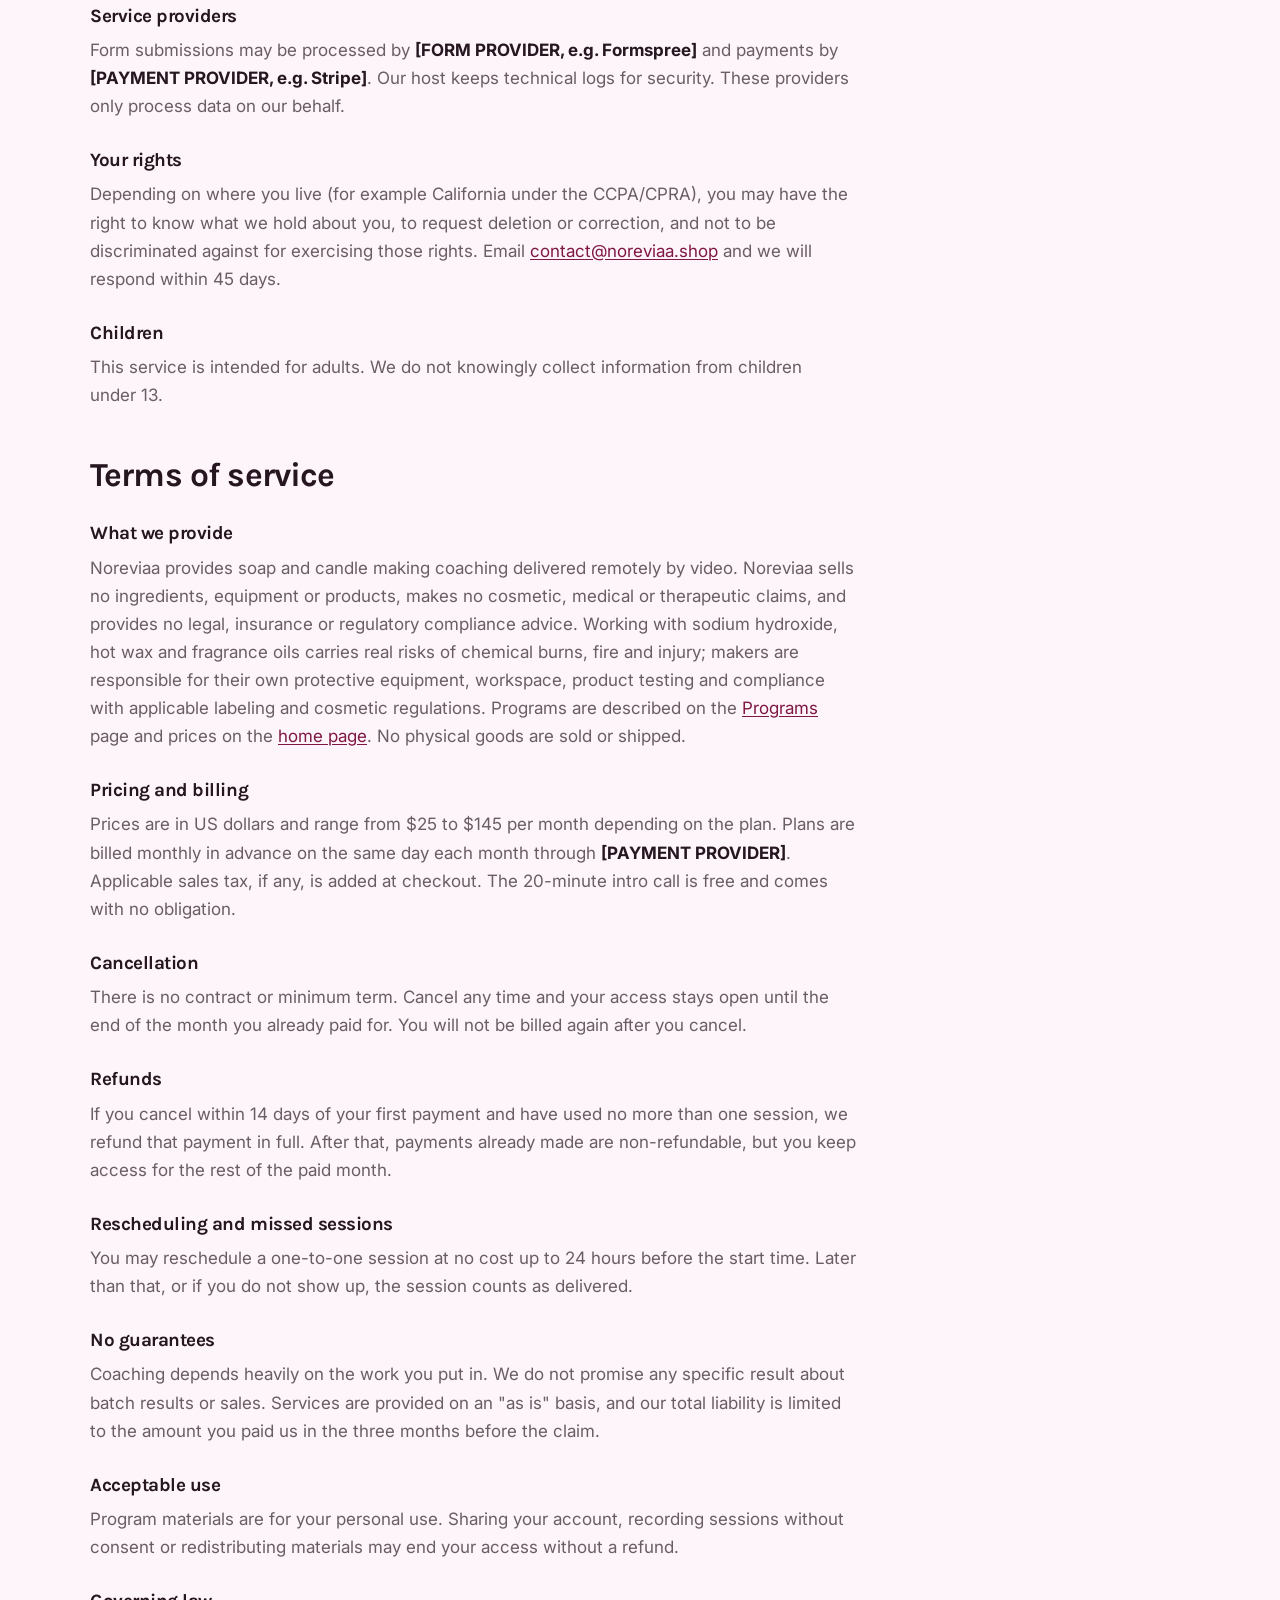
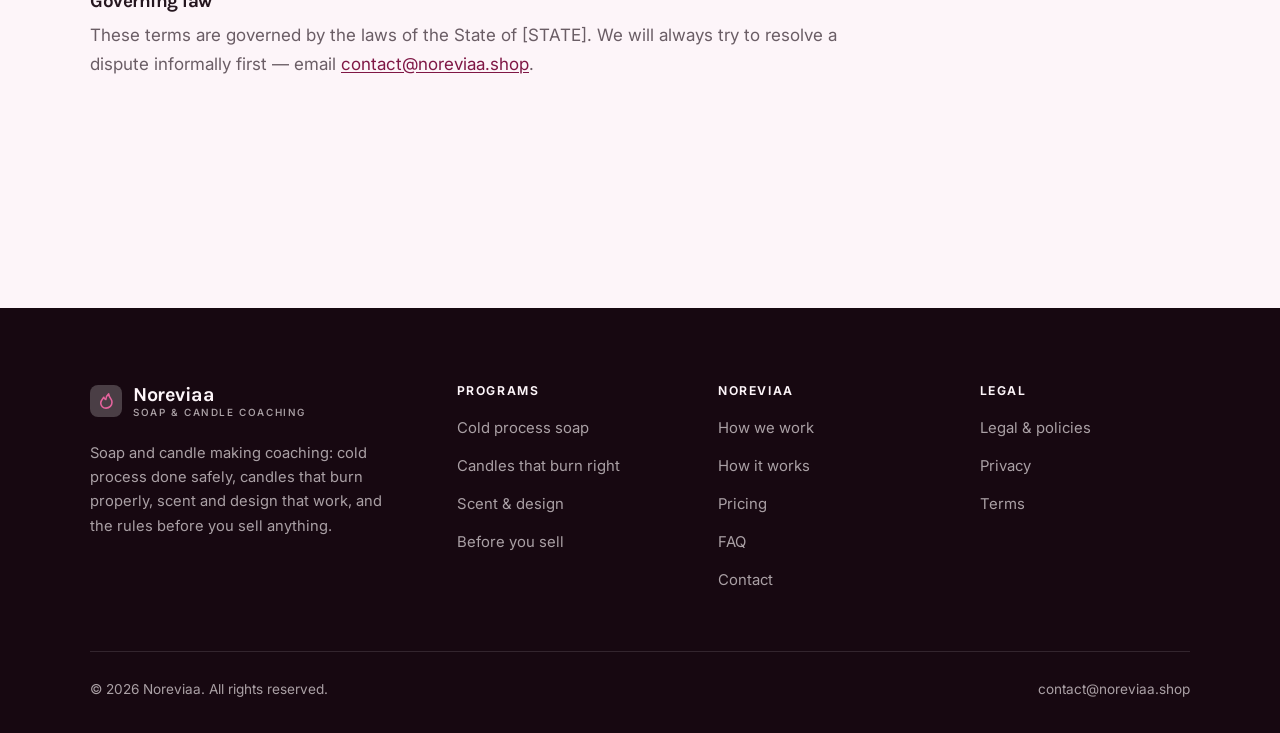
<file: legal.html>
<!DOCTYPE html>
<html lang="en" class="no-js">
<head>
<meta charset="utf-8">
<meta name="viewport" content="width=device-width, initial-scale=1">
<title>Legal, privacy and terms — Noreviaa</title>
<meta name="description" content="Business information, privacy policy and terms of service for Noreviaa.">
<meta name="robots" content="noindex">

<meta property="og:type" content="website">
<meta property="og:url" content="https://noreviaa.shop/legal.html">
<meta property="og:site_name" content="Noreviaa">
<meta property="og:locale" content="en_US">
<meta property="og:title" content="Legal, privacy and terms — Noreviaa">
<meta property="og:description" content="Business information, privacy policy and terms of service for Noreviaa.">
<meta name="theme-color" content="#170811">

<link rel="icon" href="assets/img/favicon.svg" type="image/svg+xml">
<link rel="preconnect" href="https://fonts.googleapis.com">
<link rel="preconnect" href="https://fonts.gstatic.com" crossorigin>
<link rel="stylesheet" href="https://fonts.googleapis.com/css2?family=Karla:wght@400..800&family=Inter:wght@400..700&display=swap">
<link rel="stylesheet" href="assets/css/style.css">

<!-- Thème appliqué avant le premier rendu (évite le flash) -->
<script>
document.documentElement.classList.remove('no-js');
(function(){try{var t=localStorage.getItem('site-theme');if(t){document.documentElement.setAttribute('data-theme',t);}}catch(e){}})();
</script>
</head>

<body>
<a class="skip-link" href="#main">Skip to main content</a>

<header class="site-header">
  <nav class="wrap nav" aria-label="Main navigation">
    <a class="brand" href="index.html">
      <svg class="brand__mark" viewBox="0 0 64 64" aria-hidden="true">
        <rect class="bm-bg" width="64" height="64" rx="16"/>
        <g class="bm-ic" transform="translate(14 14) scale(1.5)" fill="none" stroke-width="2.1" stroke-linecap="round" stroke-linejoin="round"><path d="M12 21.5c-4 0-7-2.8-7-6.7 0-3.4 2.4-5.6 4-7.8.6 1.6 1.6 2.6 2.8 3 .2-3.1 1.4-5.6 3.7-7.5.3 3 1.6 4.8 3 6.7 1.1 1.5 1.5 3 1.5 4.6 0 4.2-3.3 7.7-8 7.7z"/></g>
      </svg>
      <span>Noreviaa<span class="brand__sub">Soap &amp; candle coaching</span></span>
    </a>

    <ul class="nav__links" id="nav-links">
      <li><a href="index.html">Home</a></li>
      <li><a href="programs.html">Programs</a></li>
      <li><a href="index.html#pricing">Pricing</a></li>
      <li><a href="about.html">How we work</a></li>
      <li><a href="contact.html">Contact</a></li>
      <li><a class="btn btn--primary" href="contact.html">Free intro call</a></li>
    </ul>

    <div class="nav__cta">
      <button class="theme-toggle" type="button" aria-label="Switch to dark theme">
        <svg class="icon-sun" viewBox="0 0 24 24" fill="none" stroke="currentColor" stroke-width="1.8" stroke-linecap="round" aria-hidden="true"><circle cx="12" cy="12" r="4"/><path d="M12 2v2m0 16v2M2 12h2m16 0h2M4.9 4.9l1.4 1.4m11.4 11.4 1.4 1.4M19.1 4.9l-1.4 1.4M6.3 17.7l-1.4 1.4"/></svg>
        <svg class="icon-moon" viewBox="0 0 24 24" fill="none" stroke="currentColor" stroke-width="1.8" stroke-linecap="round" stroke-linejoin="round" aria-hidden="true"><path d="M21 12.8A9 9 0 1 1 11.2 3a7 7 0 0 0 9.8 9.8z"/></svg>
      </button>
      <a class="btn btn--primary" href="contact.html">Free intro call</a>
      <button class="nav__toggle" type="button" aria-expanded="false" aria-controls="nav-links" aria-label="Open menu">
        <svg class="icon-open" viewBox="0 0 24 24" fill="none" stroke="currentColor" stroke-width="2" stroke-linecap="round" aria-hidden="true"><path d="M3 6h18M3 12h18M3 18h18"/></svg>
        <svg class="icon-close" viewBox="0 0 24 24" fill="none" stroke="currentColor" stroke-width="2" stroke-linecap="round" aria-hidden="true"><path d="M6 6l12 12M18 6L6 18"/></svg>
      </button>
    </div>
  </nav>
</header>

<main id="main">

<section class="page-head">
  <div class="wrap">
    <nav class="breadcrumb" aria-label="Breadcrumb">
      <a href="index.html">Home</a><span>/</span><span aria-current="page">Legal &amp; policies</span>
    </nav>
    <h1>Legal, privacy and terms</h1>
    <p>Last updated: <time datetime="2026-09-29">September 29, 2026</time></p>
  </div>
</section>

<section class="section wrap">
  <div class="prose">

    <!--
      TO DO: this is a skeleton, not legal advice. Replace every [BRACKET] with
      your real details before selling, and have a lawyer review it if you can.
      Consumer protection rules differ by state.
    -->

    <h2 id="business">Business information</h2>
    <p>
      noreviaa.shop is operated by <strong>[LEGAL NAME]</strong>, a [sole proprietorship / LLC / corporation]
      registered in [STATE].
    </p>
    <ul>
      <li>Mailing address: [BUSINESS ADDRESS]</li>
      <li>Email: <a href="mailto:contact@noreviaa.shop">contact@noreviaa.shop</a></li>
      <li>Owner: [YOUR NAME]</li>
      <li>EIN (if applicable): [EIN]</li>
    </ul>

    <h3>Hosting</h3>
    <p>
      This site is hosted by <strong>GitHub Pages</strong> (GitHub, Inc., 88 Colin P. Kelly Jr. Street,
      San Francisco, CA 94107). The domain is registered through Namecheap, Inc.
    </p>

    <h3>Intellectual property</h3>
    <p>
      All content on this site — text, illustrations, branding and coaching materials — is protected by
      copyright. You may not reproduce or redistribute it without written permission. Work you create during
      the program stays yours.
    </p>

    <h2 id="privacy">Privacy policy</h2>
    <p>
      We collect the minimum needed to answer you and deliver the coaching. We never sell your personal
      information, and we do not share it for cross-context behavioral advertising.
    </p>
    <h3>What we collect</h3>
    <ul>
      <li><strong>Contact form</strong>: name, email address, the program and level you select, and your message.</li>
      <li><strong>Clients</strong>: the work and recordings you send, written exchanges, and session history.</li>
      <li><strong>No analytics or advertising cookies</strong> are set by this site.</li>
    </ul>
    <p>
      The only thing stored in your browser is a display preference (light or dark theme). It never reaches us.
    </p>
    <h3>Why we keep it, and for how long</h3>
    <ul>
      <li>Replying to an inquiry: kept for 12 months.</li>
      <li>Delivering coaching: kept for the length of the engagement, then 3 years.</li>
      <li>Tax and accounting records: kept as long as the law requires, generally 7 years.</li>
    </ul>
    <h3>Service providers</h3>
    <p>
      Form submissions may be processed by <strong>[FORM PROVIDER, e.g. Formspree]</strong> and payments by
      <strong>[PAYMENT PROVIDER, e.g. Stripe]</strong>. Our host keeps technical logs for security. These
      providers only process data on our behalf.
    </p>
    <h3>Your rights</h3>
    <p>
      Depending on where you live (for example California under the CCPA/CPRA), you may have the right to
      know what we hold about you, to request deletion or correction, and not to be discriminated against for
      exercising those rights. Email <a href="mailto:contact@noreviaa.shop">contact@noreviaa.shop</a> and we will respond within 45 days.
    </p>
    <h3>Children</h3>
    <p>
      This service is intended for adults. We do not knowingly collect information from children under 13.
    </p>

    <h2 id="terms">Terms of service</h2>
    <h3>What we provide</h3>
    <p>
      Noreviaa provides soap and candle making coaching delivered remotely by video. Noreviaa sells no ingredients, equipment or products, makes no cosmetic, medical or therapeutic claims, and provides no legal, insurance or regulatory compliance advice. Working with sodium hydroxide, hot wax and fragrance oils carries real risks of chemical burns, fire and injury; makers are responsible for their own protective equipment, workspace, product testing and compliance with applicable labeling and cosmetic regulations. Programs are described on the
      <a href="programs.html">Programs</a> page and prices on the <a href="index.html#pricing">home page</a>.
      No physical goods are sold or shipped.
    </p>
    <h3>Pricing and billing</h3>
    <p>
      Prices are in US dollars and range from $25 to $145 per month
      depending on the plan. Plans are billed monthly in advance on the same day each month through
      <strong>[PAYMENT PROVIDER]</strong>. Applicable sales tax, if any, is added at checkout.
      The 20-minute intro call is free and comes with no obligation.
    </p>
    <h3>Cancellation</h3>
    <p>
      There is no contract or minimum term. Cancel any time and your access stays open until the end of the
      month you already paid for. You will not be billed again after you cancel.
    </p>
    <h3>Refunds</h3>
    <p>
      If you cancel within 14 days of your first payment and have used no more than one session, we refund
      that payment in full. After that, payments already made are non-refundable, but you keep access for the
      rest of the paid month.
    </p>
    <h3>Rescheduling and missed sessions</h3>
    <p>
      You may reschedule a one-to-one session at no cost up to 24 hours before the start time. Later than
      that, or if you do not show up, the session counts as delivered.
    </p>
    <h3>No guarantees</h3>
    <p>
      Coaching depends heavily on the work you put in. We do not promise any specific result
      about batch results or sales. Services are provided on an "as is" basis, and our total
      liability is limited to the amount you paid us in the three months before the claim.
    </p>
    <h3>Acceptable use</h3>
    <p>
      Program materials are for your personal use. Sharing your account, recording sessions without consent
      or redistributing materials may end your access without a refund.
    </p>
    <h3>Governing law</h3>
    <p>
      These terms are governed by the laws of the State of [STATE]. We will always try to resolve a dispute
      informally first — email <a href="mailto:contact@noreviaa.shop">contact@noreviaa.shop</a>.
    </p>

  </div>
</section>

</main>

<footer class="site-footer">
  <div class="wrap">
    <div class="footer__grid">
      <div class="footer__brand">
        <a class="brand" href="index.html">
          <svg class="brand__mark" viewBox="0 0 64 64" aria-hidden="true">
        <rect class="bm-bg" width="64" height="64" rx="16"/>
        <g class="bm-ic" transform="translate(14 14) scale(1.5)" fill="none" stroke-width="2.1" stroke-linecap="round" stroke-linejoin="round"><path d="M12 21.5c-4 0-7-2.8-7-6.7 0-3.4 2.4-5.6 4-7.8.6 1.6 1.6 2.6 2.8 3 .2-3.1 1.4-5.6 3.7-7.5.3 3 1.6 4.8 3 6.7 1.1 1.5 1.5 3 1.5 4.6 0 4.2-3.3 7.7-8 7.7z"/></g>
      </svg>
          <span>Noreviaa<span class="brand__sub">Soap &amp; candle coaching</span></span>
        </a>
        <p>Soap and candle making coaching: cold process done safely, candles that burn properly, scent and design that work, and the rules before you sell anything.</p>
      </div>

      <div class="footer__col">
        <h4>Programs</h4>
        <ul>
          <li><a href="programs.html#soap">Cold process soap</a></li>
          <li><a href="programs.html#candles">Candles that burn right</a></li>
          <li><a href="programs.html#scent">Scent &amp; design</a></li>
          <li><a href="programs.html#selling">Before you sell</a></li>
        </ul>
      </div>

      <div class="footer__col">
        <h4>Noreviaa</h4>
        <ul>
          <li><a href="about.html">How we work</a></li>
          <li><a href="index.html#how-it-works">How it works</a></li>
          <li><a href="index.html#pricing">Pricing</a></li>
          <li><a href="index.html#faq">FAQ</a></li>
          <li><a href="contact.html">Contact</a></li>
        </ul>
      </div>

      <div class="footer__col">
        <h4>Legal</h4>
        <ul>
          <li><a href="legal.html">Legal &amp; policies</a></li>
          <li><a href="legal.html#privacy">Privacy</a></li>
          <li><a href="legal.html#terms">Terms</a></li>
        </ul>
      </div>
    </div>

    <div class="footer__bottom">
      <p>© <span data-year>2026</span> Noreviaa. All rights reserved.</p>
      <p><a href="mailto:contact@noreviaa.shop">contact@noreviaa.shop</a></p>
    </div>
  </div>
</footer>

<script src="assets/js/main.js" defer></script>
</body>
</html>
</file>
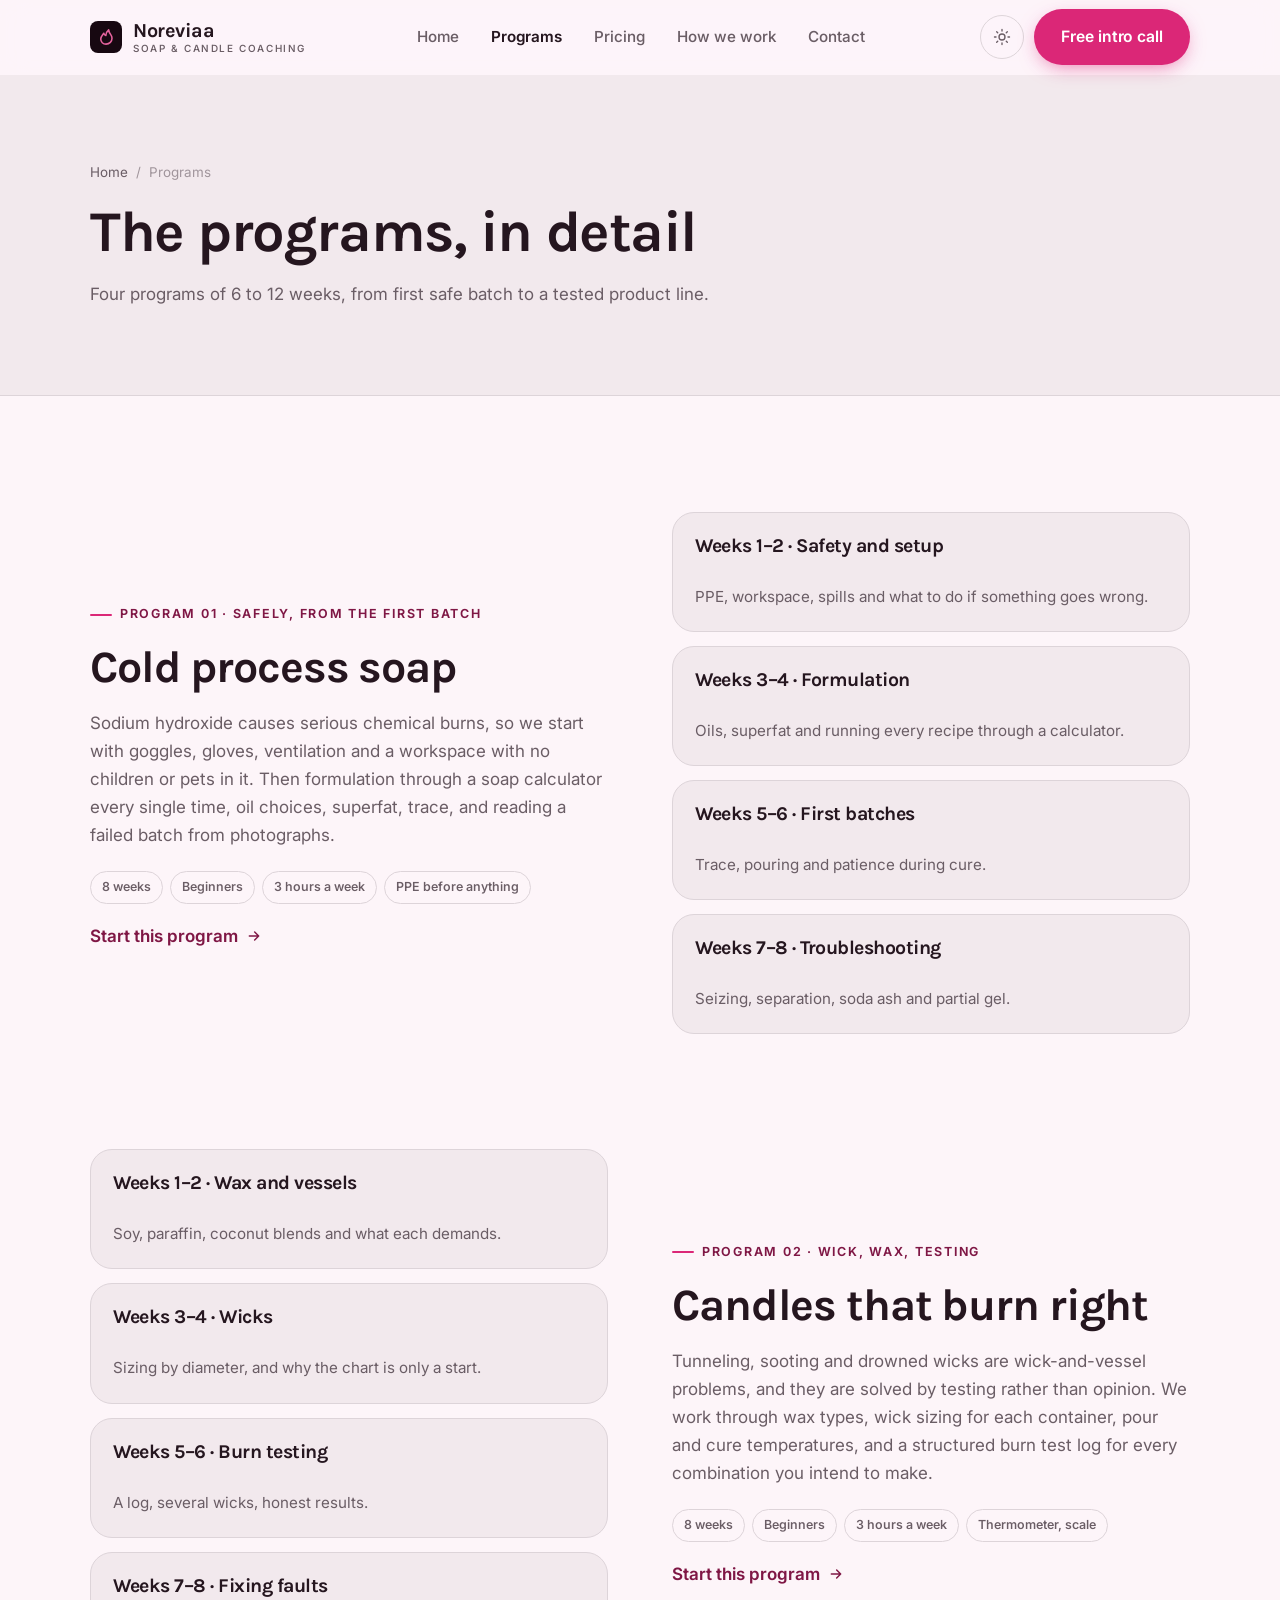
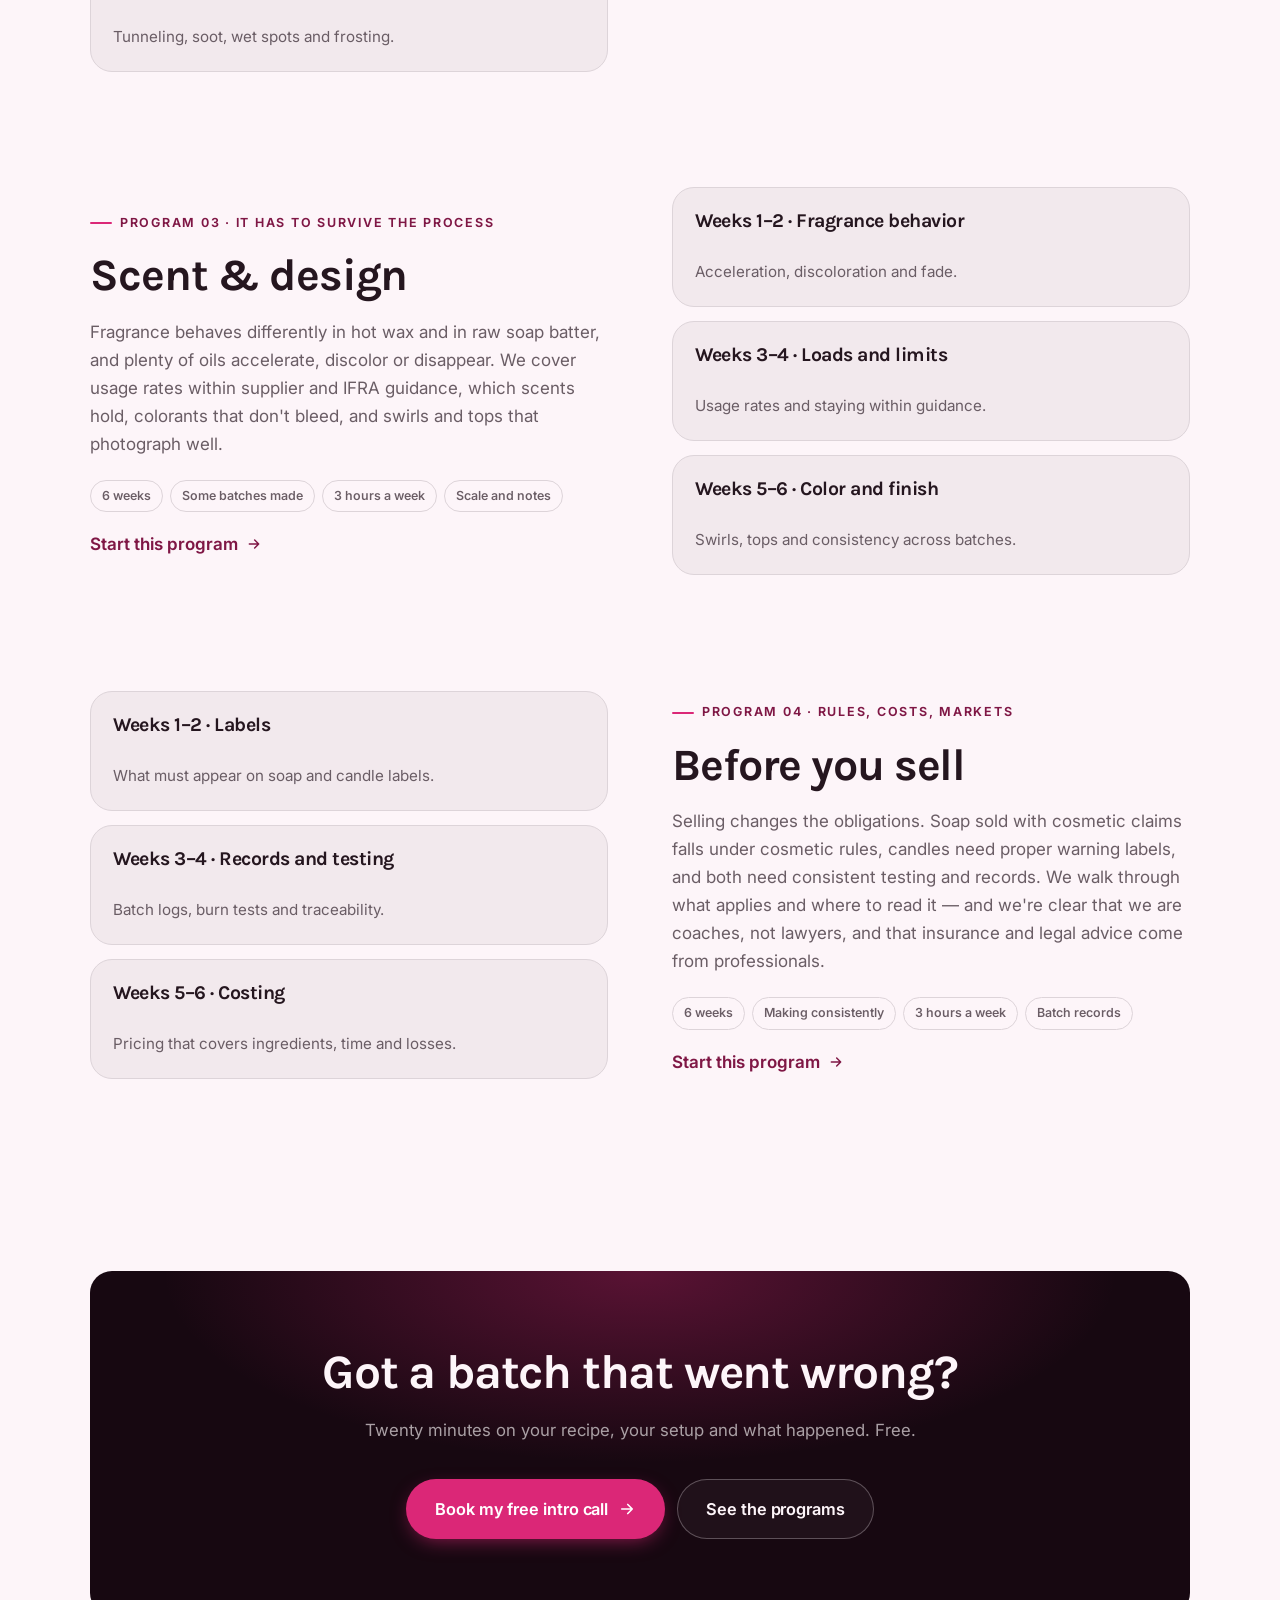
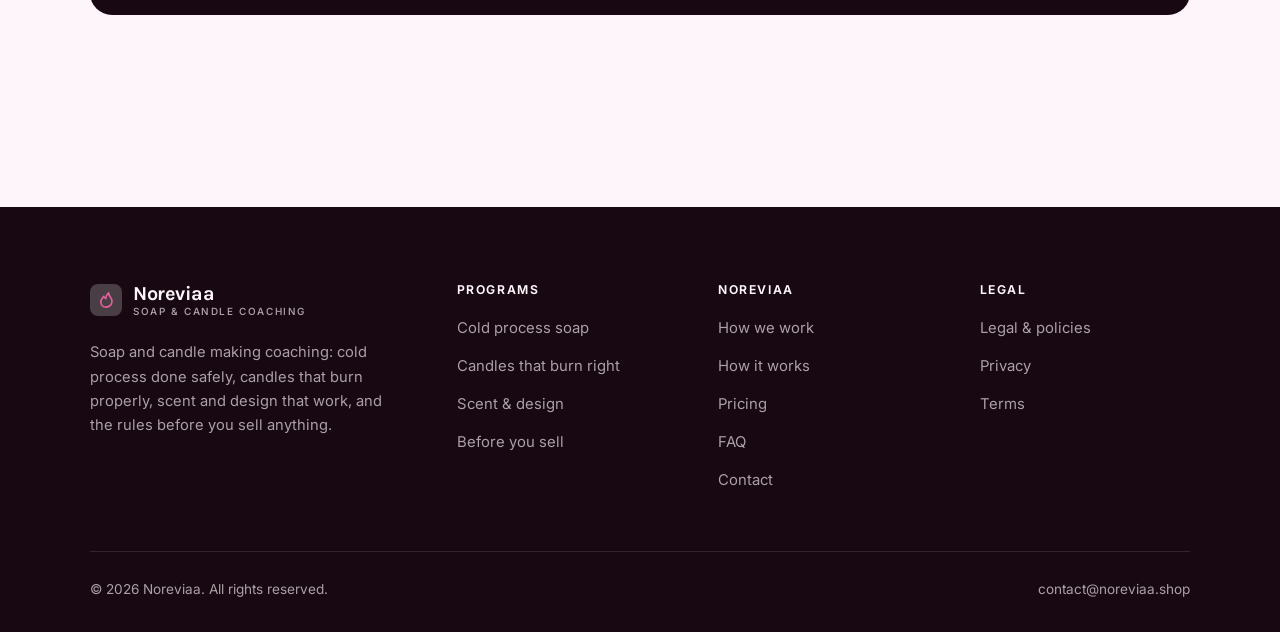
<file: programs.html>
<!DOCTYPE html>
<html lang="en" class="no-js">
<head>
<meta charset="utf-8">
<meta name="viewport" content="width=device-width, initial-scale=1">
<title>Programs — Noreviaa</title>
<meta name="description" content="Soap and candle coaching programs: cold process soap, candles and burn testing, fragrance and design, requirements before selling.">
<link rel="canonical" href="https://noreviaa.shop/programs.html">

<meta property="og:type" content="website">
<meta property="og:url" content="https://noreviaa.shop/programs.html">
<meta property="og:site_name" content="Noreviaa">
<meta property="og:locale" content="en_US">
<meta property="og:title" content="Programs — Noreviaa">
<meta property="og:description" content="Soap and candle coaching programs: cold process soap, candles and burn testing, fragrance and design, requirements before selling.">
<meta name="theme-color" content="#170811">

<link rel="icon" href="assets/img/favicon.svg" type="image/svg+xml">
<link rel="preconnect" href="https://fonts.googleapis.com">
<link rel="preconnect" href="https://fonts.gstatic.com" crossorigin>
<link rel="stylesheet" href="https://fonts.googleapis.com/css2?family=Karla:wght@400..800&family=Inter:wght@400..700&display=swap">
<link rel="stylesheet" href="assets/css/style.css">

<!-- Thème appliqué avant le premier rendu (évite le flash) -->
<script>
document.documentElement.classList.remove('no-js');
(function(){try{var t=localStorage.getItem('site-theme');if(t){document.documentElement.setAttribute('data-theme',t);}}catch(e){}})();
</script>
</head>

<body>
<a class="skip-link" href="#main">Skip to main content</a>

<header class="site-header">
  <nav class="wrap nav" aria-label="Main navigation">
    <a class="brand" href="index.html">
      <svg class="brand__mark" viewBox="0 0 64 64" aria-hidden="true">
        <rect class="bm-bg" width="64" height="64" rx="16"/>
        <g class="bm-ic" transform="translate(14 14) scale(1.5)" fill="none" stroke-width="2.1" stroke-linecap="round" stroke-linejoin="round"><path d="M12 21.5c-4 0-7-2.8-7-6.7 0-3.4 2.4-5.6 4-7.8.6 1.6 1.6 2.6 2.8 3 .2-3.1 1.4-5.6 3.7-7.5.3 3 1.6 4.8 3 6.7 1.1 1.5 1.5 3 1.5 4.6 0 4.2-3.3 7.7-8 7.7z"/></g>
      </svg>
      <span>Noreviaa<span class="brand__sub">Soap &amp; candle coaching</span></span>
    </a>

    <ul class="nav__links" id="nav-links">
      <li><a href="index.html">Home</a></li>
      <li><a href="programs.html" aria-current="page">Programs</a></li>
      <li><a href="index.html#pricing">Pricing</a></li>
      <li><a href="about.html">How we work</a></li>
      <li><a href="contact.html">Contact</a></li>
      <li><a class="btn btn--primary" href="contact.html">Free intro call</a></li>
    </ul>

    <div class="nav__cta">
      <button class="theme-toggle" type="button" aria-label="Switch to dark theme">
        <svg class="icon-sun" viewBox="0 0 24 24" fill="none" stroke="currentColor" stroke-width="1.8" stroke-linecap="round" aria-hidden="true"><circle cx="12" cy="12" r="4"/><path d="M12 2v2m0 16v2M2 12h2m16 0h2M4.9 4.9l1.4 1.4m11.4 11.4 1.4 1.4M19.1 4.9l-1.4 1.4M6.3 17.7l-1.4 1.4"/></svg>
        <svg class="icon-moon" viewBox="0 0 24 24" fill="none" stroke="currentColor" stroke-width="1.8" stroke-linecap="round" stroke-linejoin="round" aria-hidden="true"><path d="M21 12.8A9 9 0 1 1 11.2 3a7 7 0 0 0 9.8 9.8z"/></svg>
      </button>
      <a class="btn btn--primary" href="contact.html">Free intro call</a>
      <button class="nav__toggle" type="button" aria-expanded="false" aria-controls="nav-links" aria-label="Open menu">
        <svg class="icon-open" viewBox="0 0 24 24" fill="none" stroke="currentColor" stroke-width="2" stroke-linecap="round" aria-hidden="true"><path d="M3 6h18M3 12h18M3 18h18"/></svg>
        <svg class="icon-close" viewBox="0 0 24 24" fill="none" stroke="currentColor" stroke-width="2" stroke-linecap="round" aria-hidden="true"><path d="M6 6l12 12M18 6L6 18"/></svg>
      </button>
    </div>
  </nav>
</header>

<main id="main">

<section class="page-head">
  <div class="wrap">
    <nav class="breadcrumb" aria-label="Breadcrumb">
      <a href="index.html">Home</a><span>/</span><span aria-current="page">Programs</span>
    </nav>
    <h1>The programs, in detail</h1>
    <p>Four programs of 6 to 12 weeks, from first safe batch to a tested product line.</p>
  </div>
</section>

<section class="section wrap" id="soap">
  <div class="split reveal">
    <div>
      <span class="eyebrow">Program 01 · Safely, from the first batch</span>
      <h2>Cold process soap</h2>
      <p>Sodium hydroxide causes serious chemical burns, so we start with goggles, gloves, ventilation and a workspace with no children or pets in it. Then formulation through a soap calculator every single time, oil choices, superfat, trace, and reading a failed batch from photographs.</p>
      <ul class="tags"><li>8 weeks</li><li>Beginners</li><li>3 hours a week</li><li>PPE before anything</li></ul>
      <p><a class="arrow-link" href="contact.html">Start this program <svg viewBox="0 0 24 24" fill="none" stroke="currentColor" stroke-width="2.2" stroke-linecap="round" stroke-linejoin="round" aria-hidden="true"><path d="M5 12h14M13 6l6 6-6 6"/></svg></a></p>
    </div>
    <div class="grid grid--2 grid--tight">
      <article class="card card--sm">
        <h3>Weeks 1–2 · Safety and setup</h3>
        <p>PPE, workspace, spills and what to do if something goes wrong.</p>
      </article>
      <article class="card card--sm">
        <h3>Weeks 3–4 · Formulation</h3>
        <p>Oils, superfat and running every recipe through a calculator.</p>
      </article>
      <article class="card card--sm">
        <h3>Weeks 5–6 · First batches</h3>
        <p>Trace, pouring and patience during cure.</p>
      </article>
      <article class="card card--sm">
        <h3>Weeks 7–8 · Troubleshooting</h3>
        <p>Seizing, separation, soda ash and partial gel.</p>
      </article>
    </div>
  </div>
</section>

<section class="section section--flush wrap" id="candles">
  <div class="split reveal">
    <div class="grid grid--2 grid--tight">
      <article class="card card--sm">
        <h3>Weeks 1–2 · Wax and vessels</h3>
        <p>Soy, paraffin, coconut blends and what each demands.</p>
      </article>
      <article class="card card--sm">
        <h3>Weeks 3–4 · Wicks</h3>
        <p>Sizing by diameter, and why the chart is only a start.</p>
      </article>
      <article class="card card--sm">
        <h3>Weeks 5–6 · Burn testing</h3>
        <p>A log, several wicks, honest results.</p>
      </article>
      <article class="card card--sm">
        <h3>Weeks 7–8 · Fixing faults</h3>
        <p>Tunneling, soot, wet spots and frosting.</p>
      </article>
    </div>
    <div>
      <span class="eyebrow">Program 02 · Wick, wax, testing</span>
      <h2>Candles that burn right</h2>
      <p>Tunneling, sooting and drowned wicks are wick-and-vessel problems, and they are solved by testing rather than opinion. We work through wax types, wick sizing for each container, pour and cure temperatures, and a structured burn test log for every combination you intend to make.</p>
      <ul class="tags"><li>8 weeks</li><li>Beginners</li><li>3 hours a week</li><li>Thermometer, scale</li></ul>
      <p><a class="arrow-link" href="contact.html">Start this program <svg viewBox="0 0 24 24" fill="none" stroke="currentColor" stroke-width="2.2" stroke-linecap="round" stroke-linejoin="round" aria-hidden="true"><path d="M5 12h14M13 6l6 6-6 6"/></svg></a></p>
    </div>
  </div>
</section>

<section class="section section--flush wrap" id="scent">
  <div class="split reveal">
    <div>
      <span class="eyebrow">Program 03 · It has to survive the process</span>
      <h2>Scent &amp; design</h2>
      <p>Fragrance behaves differently in hot wax and in raw soap batter, and plenty of oils accelerate, discolor or disappear. We cover usage rates within supplier and IFRA guidance, which scents hold, colorants that don't bleed, and swirls and tops that photograph well.</p>
      <ul class="tags"><li>6 weeks</li><li>Some batches made</li><li>3 hours a week</li><li>Scale and notes</li></ul>
      <p><a class="arrow-link" href="contact.html">Start this program <svg viewBox="0 0 24 24" fill="none" stroke="currentColor" stroke-width="2.2" stroke-linecap="round" stroke-linejoin="round" aria-hidden="true"><path d="M5 12h14M13 6l6 6-6 6"/></svg></a></p>
    </div>
    <div class="grid grid--2 grid--tight">
      <article class="card card--sm">
        <h3>Weeks 1–2 · Fragrance behavior</h3>
        <p>Acceleration, discoloration and fade.</p>
      </article>
      <article class="card card--sm">
        <h3>Weeks 3–4 · Loads and limits</h3>
        <p>Usage rates and staying within guidance.</p>
      </article>
      <article class="card card--sm">
        <h3>Weeks 5–6 · Color and finish</h3>
        <p>Swirls, tops and consistency across batches.</p>
      </article>
    </div>
  </div>
</section>

<section class="section section--flush wrap" id="selling">
  <div class="split reveal">
    <div class="grid grid--2 grid--tight">
      <article class="card card--sm">
        <h3>Weeks 1–2 · Labels</h3>
        <p>What must appear on soap and candle labels.</p>
      </article>
      <article class="card card--sm">
        <h3>Weeks 3–4 · Records and testing</h3>
        <p>Batch logs, burn tests and traceability.</p>
      </article>
      <article class="card card--sm">
        <h3>Weeks 5–6 · Costing</h3>
        <p>Pricing that covers ingredients, time and losses.</p>
      </article>
    </div>
    <div>
      <span class="eyebrow">Program 04 · Rules, costs, markets</span>
      <h2>Before you sell</h2>
      <p>Selling changes the obligations. Soap sold with cosmetic claims falls under cosmetic rules, candles need proper warning labels, and both need consistent testing and records. We walk through what applies and where to read it — and we're clear that we are coaches, not lawyers, and that insurance and legal advice come from professionals.</p>
      <ul class="tags"><li>6 weeks</li><li>Making consistently</li><li>3 hours a week</li><li>Batch records</li></ul>
      <p><a class="arrow-link" href="contact.html">Start this program <svg viewBox="0 0 24 24" fill="none" stroke="currentColor" stroke-width="2.2" stroke-linecap="round" stroke-linejoin="round" aria-hidden="true"><path d="M5 12h14M13 6l6 6-6 6"/></svg></a></p>
    </div>
  </div>
</section>

<section class="wrap section--tight">
  <div class="cta-band reveal">
    <h2>Got a batch that went wrong?</h2>
    <p>Twenty minutes on your recipe, your setup and what happened. Free.</p>
    <div class="hero__actions">
      <a class="btn btn--primary btn--lg" href="contact.html">Book my free intro call <svg viewBox="0 0 24 24" fill="none" stroke="currentColor" stroke-width="2.2" stroke-linecap="round" stroke-linejoin="round" aria-hidden="true"><path d="M5 12h14M13 6l6 6-6 6"/></svg></a>
      <a class="btn btn--on-dark btn--lg" href="programs.html">See the programs</a>
    </div>
  </div>
</section>

</main>

<footer class="site-footer">
  <div class="wrap">
    <div class="footer__grid">
      <div class="footer__brand">
        <a class="brand" href="index.html">
          <svg class="brand__mark" viewBox="0 0 64 64" aria-hidden="true">
        <rect class="bm-bg" width="64" height="64" rx="16"/>
        <g class="bm-ic" transform="translate(14 14) scale(1.5)" fill="none" stroke-width="2.1" stroke-linecap="round" stroke-linejoin="round"><path d="M12 21.5c-4 0-7-2.8-7-6.7 0-3.4 2.4-5.6 4-7.8.6 1.6 1.6 2.6 2.8 3 .2-3.1 1.4-5.6 3.7-7.5.3 3 1.6 4.8 3 6.7 1.1 1.5 1.5 3 1.5 4.6 0 4.2-3.3 7.7-8 7.7z"/></g>
      </svg>
          <span>Noreviaa<span class="brand__sub">Soap &amp; candle coaching</span></span>
        </a>
        <p>Soap and candle making coaching: cold process done safely, candles that burn properly, scent and design that work, and the rules before you sell anything.</p>
      </div>

      <div class="footer__col">
        <h4>Programs</h4>
        <ul>
          <li><a href="programs.html#soap">Cold process soap</a></li>
          <li><a href="programs.html#candles">Candles that burn right</a></li>
          <li><a href="programs.html#scent">Scent &amp; design</a></li>
          <li><a href="programs.html#selling">Before you sell</a></li>
        </ul>
      </div>

      <div class="footer__col">
        <h4>Noreviaa</h4>
        <ul>
          <li><a href="about.html">How we work</a></li>
          <li><a href="index.html#how-it-works">How it works</a></li>
          <li><a href="index.html#pricing">Pricing</a></li>
          <li><a href="index.html#faq">FAQ</a></li>
          <li><a href="contact.html">Contact</a></li>
        </ul>
      </div>

      <div class="footer__col">
        <h4>Legal</h4>
        <ul>
          <li><a href="legal.html">Legal &amp; policies</a></li>
          <li><a href="legal.html#privacy">Privacy</a></li>
          <li><a href="legal.html#terms">Terms</a></li>
        </ul>
      </div>
    </div>

    <div class="footer__bottom">
      <p>© <span data-year>2026</span> Noreviaa. All rights reserved.</p>
      <p><a href="mailto:contact@noreviaa.shop">contact@noreviaa.shop</a></p>
    </div>
  </div>
</footer>

<script src="assets/js/main.js" defer></script>
</body>
</html>
</file>
<file: assets/css/style.css>
/* Noreviaa — couleurs et polices de la marque.
   Modifier ces valeurs suffit à changer l'identité visuelle de tout le site. */
:root {
  --c-accent:    #db2777;
  --c-on-accent: #ffffff;
  --c-ink:       #170811;
  --c-paper:     #fdf5f9;

  --accent-ink-light: color-mix(in srgb, var(--c-accent) 58%, black);
  --accent-on-dark:   color-mix(in srgb, var(--c-accent) 72%, white);

  --font-display: "Karla", system-ui, -apple-system, "Segoe UI", sans-serif;
  --font-body: "Inter", system-ui, -apple-system, "Segoe UI", sans-serif;
  --display-weight: 700;
  --display-tracking: -.025em;
}

/* ==========================================================================
   Feuille de style commune aux sites de coaching
   Les couleurs de marque (--c-accent, --c-on-accent, --c-ink, --c-paper) et
   les polices sont définies juste au-dessus, par site. Tout le reste en dérive.
   ========================================================================== */

/* --------------------------------------------------------------------------
   1. Tokens dérivés
   -------------------------------------------------------------------------- */

:root {
  /* Thème clair */
  --paper:      var(--c-paper);
  --paper-2:    color-mix(in srgb, var(--c-paper) 95%, var(--c-ink));
  --paper-3:    color-mix(in srgb, var(--c-paper) 89%, var(--c-ink));
  --line:       color-mix(in srgb, var(--c-paper) 86%, var(--c-ink));
  --text:       color-mix(in srgb, var(--c-ink) 94%, var(--c-paper));
  --muted:      color-mix(in srgb, var(--c-ink) 64%, var(--c-paper));
  --accent:     var(--c-accent);
  --accent-600: color-mix(in srgb, var(--c-accent) 86%, black);
  --accent-ink: var(--accent-ink-light);
  --on-accent:  var(--c-on-accent);
  --ink:        var(--c-ink);
  --ink-soft:   color-mix(in srgb, var(--c-ink) 90%, white);
  --on-ink:     var(--c-paper);
  --on-ink-mut: color-mix(in srgb, var(--c-paper) 64%, var(--c-ink));
  --brand-bg:   var(--c-ink);

  /* Rayons */
  --r-sm: 8px;
  --r-md: 14px;
  --r-lg: 22px;
  --r-full: 999px;

  /* Ombres */
  --sh-1: 0 1px 2px rgba(0, 0, 0, .05), 0 2px 8px rgba(0, 0, 0, .04);
  --sh-2: 0 2px 4px rgba(0, 0, 0, .05), 0 12px 32px rgba(0, 0, 0, .09);
  --sh-3: 0 4px 8px rgba(0, 0, 0, .06), 0 24px 56px rgba(0, 0, 0, .14);

  /* Rythme */
  --gutter: clamp(16px, 4vw, 40px);
  --maxw: 1180px;
  --section-y: clamp(64px, 9vw, 124px);

  --ease: cubic-bezier(.22, .61, .36, 1);
}

/* Thème sombre — suit le système, sauf si l'utilisateur a choisi « clair » */
@media (prefers-color-scheme: dark) {
  :root:not([data-theme="light"]) {
    --paper:      var(--c-ink);
    --paper-2:    color-mix(in srgb, var(--c-ink) 92%, white);
    --paper-3:    color-mix(in srgb, var(--c-ink) 86%, white);
    --line:       color-mix(in srgb, var(--c-ink) 80%, white);
    --text:       color-mix(in srgb, var(--c-paper) 94%, var(--c-ink));
    --muted:      color-mix(in srgb, var(--c-paper) 66%, var(--c-ink));
    --accent-ink: var(--accent-on-dark);
    --ink:        color-mix(in srgb, var(--c-ink) 72%, black);
    --brand-bg:   color-mix(in srgb, var(--c-ink) 80%, white);
    --sh-1: 0 1px 2px rgba(0, 0, 0, .4), 0 2px 8px rgba(0, 0, 0, .3);
    --sh-2: 0 2px 4px rgba(0, 0, 0, .4), 0 12px 32px rgba(0, 0, 0, .45);
    --sh-3: 0 4px 8px rgba(0, 0, 0, .45), 0 24px 56px rgba(0, 0, 0, .55);
  }
}

/* Thème sombre — choix explicite */
:root[data-theme="dark"] {
  --paper:      var(--c-ink);
  --paper-2:    color-mix(in srgb, var(--c-ink) 92%, white);
  --paper-3:    color-mix(in srgb, var(--c-ink) 86%, white);
  --line:       color-mix(in srgb, var(--c-ink) 80%, white);
  --text:       color-mix(in srgb, var(--c-paper) 94%, var(--c-ink));
  --muted:      color-mix(in srgb, var(--c-paper) 66%, var(--c-ink));
  --accent-ink: var(--accent-on-dark);
  --ink:        color-mix(in srgb, var(--c-ink) 72%, black);
  --brand-bg:   color-mix(in srgb, var(--c-ink) 80%, white);
  --sh-1: 0 1px 2px rgba(0, 0, 0, .4), 0 2px 8px rgba(0, 0, 0, .3);
  --sh-2: 0 2px 4px rgba(0, 0, 0, .4), 0 12px 32px rgba(0, 0, 0, .45);
  --sh-3: 0 4px 8px rgba(0, 0, 0, .45), 0 24px 56px rgba(0, 0, 0, .55);
}

/* --------------------------------------------------------------------------
   2. Reset / base
   -------------------------------------------------------------------------- */

*, *::before, *::after { box-sizing: border-box; }

* { margin: 0; }

html {
  -webkit-text-size-adjust: 100%;
  scroll-behavior: smooth;
  scroll-padding-top: 88px;
}

body {
  background: var(--paper);
  color: var(--text);
  font-family: var(--font-body);
  font-size: 17px;
  line-height: 1.65;
  -webkit-font-smoothing: antialiased;
  text-rendering: optimizeLegibility;
  overflow-x: hidden;
}

img, svg, video { display: block; max-width: 100%; height: auto; }

a { color: inherit; text-decoration: none; }

button, input, textarea, select { font: inherit; color: inherit; }

h1, h2, h3, h4 {
  font-family: var(--font-display);
  font-weight: var(--display-weight);
  line-height: 1.08;
  letter-spacing: var(--display-tracking);
  text-wrap: balance;
}

p { text-wrap: pretty; }

:focus-visible {
  outline: 3px solid var(--accent);
  outline-offset: 3px;
  border-radius: 4px;
}

::selection { background: var(--accent); color: var(--on-accent); }

/* --------------------------------------------------------------------------
   3. Utilitaires de mise en page
   -------------------------------------------------------------------------- */

.wrap {
  width: 100%;
  max-width: var(--maxw);
  margin-inline: auto;
  padding-inline: var(--gutter);
}

.section { padding-block: var(--section-y); }
.section--flush { padding-top: 0; }
.section--tight { padding-block: clamp(48px, 6vw, 80px); }

.skip-link {
  position: absolute;
  left: 12px;
  top: -100px;
  z-index: 200;
  background: var(--accent);
  color: var(--on-accent);
  padding: 12px 20px;
  border-radius: var(--r-sm);
  font-weight: 600;
  transition: top .2s var(--ease);
}
.skip-link:focus { top: 12px; }

.eyebrow {
  display: inline-flex;
  align-items: center;
  gap: 8px;
  font-size: .78rem;
  font-weight: 650;
  letter-spacing: .14em;
  text-transform: uppercase;
  color: var(--accent-ink);
  margin-bottom: 18px;
}
.eyebrow::before {
  content: "";
  width: 22px;
  height: 2px;
  background: var(--accent);
  border-radius: 2px;
}

.section-head { max-width: 62ch; margin-bottom: clamp(36px, 5vw, 60px); }
.section-head h2 { font-size: clamp(2rem, 4.4vw, 3.1rem); }
.section-head p {
  margin-top: 18px;
  color: var(--muted);
  font-size: clamp(1rem, 1.6vw, 1.12rem);
  max-width: 58ch;
}

.section-head--center { margin-inline: auto; text-align: center; }
.section-head--center .eyebrow { justify-content: center; }
.section-head--center p { margin-inline: auto; }

/* --------------------------------------------------------------------------
   4. Boutons
   -------------------------------------------------------------------------- */

.btn {
  display: inline-flex;
  align-items: center;
  justify-content: center;
  gap: 10px;
  padding: 14px 26px;
  border: 1px solid transparent;
  border-radius: var(--r-full);
  font-weight: 620;
  font-size: .98rem;
  letter-spacing: -.005em;
  cursor: pointer;
  white-space: nowrap;
  transition: transform .18s var(--ease), background-color .18s var(--ease),
              border-color .18s var(--ease), box-shadow .18s var(--ease), color .18s var(--ease);
}
.btn:hover { transform: translateY(-2px); }
.btn:active { transform: translateY(0); }

.btn--primary {
  background: var(--accent);
  color: var(--on-accent);
  box-shadow: 0 6px 20px -6px color-mix(in srgb, var(--c-accent) 65%, transparent);
}
.btn--primary:hover {
  background: var(--accent-600);
  box-shadow: 0 12px 28px -8px color-mix(in srgb, var(--c-accent) 70%, transparent);
}

.btn--ghost {
  border-color: var(--line);
  background: transparent;
  color: var(--text);
}
.btn--ghost:hover { border-color: var(--accent); color: var(--accent-ink); }

.btn--on-dark {
  border-color: color-mix(in srgb, var(--c-paper) 28%, transparent);
  color: var(--on-ink);
  background: color-mix(in srgb, var(--c-paper) 4%, transparent);
}
.btn--on-dark:hover {
  border-color: color-mix(in srgb, var(--c-paper) 60%, transparent);
  background: color-mix(in srgb, var(--c-paper) 10%, transparent);
}

.btn--lg { padding: 16px 28px; font-size: 1.02rem; }
.btn--block { width: 100%; }

.btn svg { width: 18px; height: 18px; flex: none; }

@media (max-width: 420px) {
  .btn--lg { padding: 15px 22px; font-size: 1rem; white-space: normal; text-align: center; }
}

/* Lien fléché */
.arrow-link {
  display: inline-flex;
  align-items: center;
  gap: 8px;
  font-weight: 620;
  color: var(--accent-ink);
}
.arrow-link svg { width: 16px; height: 16px; transition: transform .18s var(--ease); }
.arrow-link:hover svg { transform: translateX(4px); }

/* --------------------------------------------------------------------------
   5. En-tête / navigation
   -------------------------------------------------------------------------- */

.site-header {
  position: sticky;
  top: 0;
  z-index: 100;
  background: color-mix(in srgb, var(--paper) 82%, transparent);
  backdrop-filter: saturate(180%) blur(14px);
  -webkit-backdrop-filter: saturate(180%) blur(14px);
  border-bottom: 1px solid transparent;
  transition: border-color .25s var(--ease), background-color .25s var(--ease);
}
.site-header.is-stuck {
  border-bottom-color: var(--line);
  background: color-mix(in srgb, var(--paper) 94%, transparent);
}

.nav {
  display: flex;
  align-items: center;
  justify-content: space-between;
  gap: 24px;
  height: 74px;
}

.brand {
  display: inline-flex;
  align-items: center;
  gap: 11px;
  font-family: var(--font-display);
  font-weight: var(--display-weight);
  font-size: 1.24rem;
  letter-spacing: var(--display-tracking);
  flex: none;
  line-height: 1.1;
}
.brand__mark { width: 32px; height: 32px; flex: none; }
.brand__mark .bm-bg { fill: var(--brand-bg); }
.brand__mark .bm-ic { stroke: var(--accent-on-dark); color: var(--accent-on-dark); }
.brand__sub {
  display: block;
  font-family: var(--font-body);
  font-size: .62rem;
  font-weight: 550;
  letter-spacing: .16em;
  text-transform: uppercase;
  color: var(--muted);
  margin-top: 1px;
}

.nav__links {
  display: flex;
  align-items: center;
  gap: 4px;
  list-style: none;
  padding: 0;
}
.nav__links a {
  display: block;
  padding: 9px 14px;
  border-radius: var(--r-full);
  font-size: .95rem;
  font-weight: 520;
  color: var(--muted);
  transition: color .16s var(--ease), background-color .16s var(--ease);
}
.nav__links a:hover { color: var(--text); background: var(--paper-2); }
.nav__links a[aria-current="page"] { color: var(--text); font-weight: 620; }
.nav__links .btn { display: none; }

.nav__cta { display: flex; align-items: center; gap: 10px; flex: none; }

.nav__toggle {
  display: none;
  width: 44px;
  height: 44px;
  align-items: center;
  justify-content: center;
  background: transparent;
  border: 1px solid var(--line);
  border-radius: var(--r-full);
  cursor: pointer;
}
.nav__toggle svg { width: 20px; height: 20px; }
.nav__toggle .icon-close { display: none; }
.nav__toggle[aria-expanded="true"] .icon-open { display: none; }
.nav__toggle[aria-expanded="true"] .icon-close { display: block; }

@media (max-width: 900px) {
  .nav__links, .nav__cta .btn { display: none; }
  .nav__toggle { display: inline-flex; }

  .nav__links {
    position: fixed;
    inset: 74px 0 auto;
    flex-direction: column;
    align-items: stretch;
    gap: 2px;
    padding: 20px var(--gutter) 32px;
    background: var(--paper);
    border-bottom: 1px solid var(--line);
    box-shadow: var(--sh-2);
  }
  .nav__links.is-open { display: flex; }
  .nav__links a { padding: 14px 4px; font-size: 1.1rem; border-radius: var(--r-sm); }
  .nav__links a.btn { display: inline-flex; margin-top: 14px; padding: 14px 26px; color: var(--on-accent); }
}

@media (max-width: 380px) {
  .brand__sub { display: none; }
}

/* Bouton de thème */
.theme-toggle {
  width: 44px;
  height: 44px;
  display: inline-flex;
  align-items: center;
  justify-content: center;
  background: transparent;
  border: 1px solid var(--line);
  border-radius: var(--r-full);
  cursor: pointer;
  color: var(--muted);
  transition: color .16s var(--ease), border-color .16s var(--ease);
}
.theme-toggle:hover { color: var(--text); border-color: var(--accent); }
.theme-toggle svg { width: 18px; height: 18px; }
.theme-toggle .icon-moon { display: none; }
:root[data-theme="dark"] .theme-toggle .icon-sun { display: none; }
:root[data-theme="dark"] .theme-toggle .icon-moon { display: block; }
@media (prefers-color-scheme: dark) {
  :root:not([data-theme="light"]) .theme-toggle .icon-sun { display: none; }
  :root:not([data-theme="light"]) .theme-toggle .icon-moon { display: block; }
}

/* --------------------------------------------------------------------------
   6. Hero
   -------------------------------------------------------------------------- */

.hero {
  position: relative;
  background: var(--ink);
  color: var(--on-ink);
  overflow: hidden;
  isolation: isolate;
}

/* Halo de couleur + grain léger */
.hero::before {
  content: "";
  position: absolute;
  inset: -30% -10% auto;
  height: 130%;
  background:
    radial-gradient(60% 55% at 78% 18%, color-mix(in srgb, var(--c-accent) 34%, transparent), transparent 62%),
    radial-gradient(48% 44% at 12% 88%, color-mix(in srgb, var(--c-accent) 16%, transparent), transparent 66%);
  z-index: -2;
  pointer-events: none;
}
.hero::after {
  content: "";
  position: absolute;
  inset: 0;
  background-image: url("data:image/svg+xml,%3Csvg xmlns='http://www.w3.org/2000/svg' width='160' height='160'%3E%3Cfilter id='n'%3E%3CfeTurbulence type='fractalNoise' baseFrequency='.85' numOctaves='3'/%3E%3C/filter%3E%3Crect width='160' height='160' filter='url(%23n)' opacity='.28'/%3E%3C/svg%3E");
  opacity: .45;
  mix-blend-mode: overlay;
  z-index: -1;
  pointer-events: none;
}

.hero__inner {
  display: grid;
  grid-template-columns: minmax(0, 1.05fr) minmax(0, .95fr);
  align-items: center;
  gap: clamp(32px, 5vw, 72px);
  padding-block: clamp(56px, 8vw, 110px);
}

.hero h1 {
  font-size: clamp(2.5rem, 6vw, 4.6rem);
  letter-spacing: calc(var(--display-tracking) * 1.4);
}
.hero h1 em {
  font-style: normal;
  color: var(--accent-on-dark);
  text-decoration: underline;
  text-decoration-color: color-mix(in srgb, var(--c-accent) 45%, transparent);
  text-decoration-thickness: .1em;
  text-underline-offset: .14em;
  text-decoration-skip-ink: none;
}

.hero__lede {
  margin-top: 22px;
  font-size: clamp(1.04rem, 1.9vw, 1.2rem);
  color: var(--on-ink-mut);
  max-width: 50ch;
}

.hero__actions {
  display: flex;
  flex-wrap: wrap;
  gap: 12px;
  margin-top: 34px;
}

.hero__eyebrow { color: var(--accent-on-dark); }
.hero__eyebrow::before { background: var(--accent-on-dark); }

/* Faits sur l'offre */
.hero__proof {
  display: grid;
  grid-template-columns: repeat(4, minmax(0, 1fr));
  gap: clamp(18px, 3vw, 32px);
  margin-top: 44px;
  padding: 26px 0 0;
  border-top: 1px solid color-mix(in srgb, var(--c-paper) 14%, transparent);
  list-style: none;
}
.stat__num {
  display: block;
  font-family: var(--font-display);
  font-size: clamp(1.5rem, 2.6vw, 2.05rem);
  font-weight: var(--display-weight);
  line-height: 1;
  letter-spacing: var(--display-tracking);
  white-space: nowrap;
}
.stat__label {
  display: block;
  margin-top: 7px;
  font-size: .82rem;
  line-height: 1.4;
  color: var(--on-ink-mut);
}

.hero__art svg { width: 100%; height: auto; border-radius: var(--r-lg); box-shadow: var(--sh-3); }

@media (max-width: 880px) {
  .hero__inner { grid-template-columns: 1fr; }
  .hero__art { order: -1; max-width: 560px; }
}
@media (max-width: 540px) {
  .hero__proof { grid-template-columns: repeat(2, minmax(0, 1fr)); }
}

/* --------------------------------------------------------------------------
   7. Bandeau défilant
   -------------------------------------------------------------------------- */

.marquee {
  background: var(--ink-soft);
  color: var(--on-ink-mut);
  border-top: 1px solid color-mix(in srgb, var(--c-paper) 8%, transparent);
  padding-block: 18px;
  overflow: hidden;
  white-space: nowrap;
  mask-image: linear-gradient(90deg, transparent, #000 8%, #000 92%, transparent);
  -webkit-mask-image: linear-gradient(90deg, transparent, #000 8%, #000 92%, transparent);
}
.marquee__track {
  display: inline-flex;
  gap: 42px;
  align-items: center;
  animation: marquee 38s linear infinite;
  font-size: .86rem;
  letter-spacing: .12em;
  text-transform: uppercase;
  font-weight: 560;
}
.marquee__track span { display: inline-flex; align-items: center; gap: 42px; }
.marquee__track span::after {
  content: "";
  width: 5px; height: 5px;
  border-radius: 50%;
  background: var(--accent);
  opacity: .8;
}
@keyframes marquee { to { transform: translateX(-50%); } }

/* --------------------------------------------------------------------------
   8. Grilles de cartes
   -------------------------------------------------------------------------- */

.grid {
  display: grid;
  gap: clamp(16px, 2.2vw, 26px);
}
.grid--2 { grid-template-columns: repeat(auto-fit, minmax(min(100%, 260px), 1fr)); }
.grid--3 { grid-template-columns: repeat(auto-fit, minmax(min(100%, 270px), 1fr)); }
.grid--4 { grid-template-columns: repeat(auto-fit, minmax(min(100%, 230px), 1fr)); }
.grid--tight { gap: 14px; }

.card {
  position: relative;
  display: flex;
  flex-direction: column;
  padding: 28px;
  background: var(--paper-2);
  border: 1px solid var(--line);
  border-radius: var(--r-lg);
  transition: transform .22s var(--ease), box-shadow .22s var(--ease), border-color .22s var(--ease);
}
a.card:hover, .card--lift:hover {
  transform: translateY(-5px);
  box-shadow: var(--sh-2);
  border-color: color-mix(in srgb, var(--c-accent) 45%, var(--line));
}
.card--sm { padding: 22px; }
.card--sm h3 { font-size: 1rem; }
.card__icon {
  width: 52px;
  height: 52px;
  display: grid;
  place-items: center;
  border-radius: var(--r-md);
  background: color-mix(in srgb, var(--c-accent) 15%, transparent);
  color: var(--accent-ink);
  margin-bottom: 20px;
}
.card__icon svg { width: 26px; height: 26px; }
.card h3 { font-size: 1.22rem; margin-bottom: 10px; }
.card p { color: var(--muted); font-size: .95rem; }
.card .arrow-link { margin-top: auto; padding-top: 18px; font-size: .92rem; }

.tags {
  list-style: none;
  padding: 0;
  margin: 18px 0 0;
  display: flex;
  flex-wrap: wrap;
  gap: 7px;
}
.tags li {
  font-size: .78rem;
  font-weight: 560;
  padding: 5px 11px;
  border-radius: var(--r-full);
  background: var(--paper);
  border: 1px solid var(--line);
  color: var(--muted);
}

/* --------------------------------------------------------------------------
   9. Méthode (étapes)
   -------------------------------------------------------------------------- */

.steps { counter-reset: step; }
.step {
  position: relative;
  padding: 30px 26px 26px;
  background: var(--paper);
  border: 1px solid var(--line);
  border-radius: var(--r-lg);
}
.step::before {
  counter-increment: step;
  content: "0" counter(step);
  display: block;
  font-family: var(--font-display);
  font-size: 2.6rem;
  font-weight: var(--display-weight);
  line-height: 1;
  letter-spacing: var(--display-tracking);
  color: color-mix(in srgb, var(--c-accent) 55%, var(--paper));
  margin-bottom: 16px;
}
.step h3 { font-size: 1.12rem; margin-bottom: 9px; }
.step p { color: var(--muted); font-size: .93rem; }

/* --------------------------------------------------------------------------
   10. Tarifs
   -------------------------------------------------------------------------- */

.plans { align-items: start; }

.plan {
  display: flex;
  flex-direction: column;
  padding: 32px 28px;
  background: var(--paper);
  border: 1px solid var(--line);
  border-radius: var(--r-lg);
  height: 100%;
  position: relative;
}
.plan--featured {
  background: var(--ink);
  color: var(--on-ink);
  border-color: var(--ink);
  box-shadow: var(--sh-3);
}
.plan--featured .plan__desc,
.plan--featured .plan__period,
.plan--featured .plan__features li { color: var(--on-ink-mut); }
.plan--featured .plan__features li::before { color: var(--accent-on-dark); }

.plan__tag {
  position: absolute;
  top: 18px;
  right: 18px;
  font-size: .7rem;
  font-weight: 680;
  letter-spacing: .1em;
  text-transform: uppercase;
  padding: 5px 12px;
  border-radius: var(--r-full);
  background: var(--accent);
  color: var(--on-accent);
}

.plan h3 { font-size: 1.3rem; }
.plan--featured h3 { padding-right: 120px; }
.plan__desc { margin-top: 8px; color: var(--muted); font-size: .92rem; min-height: 2.8em; }

.plan__price {
  display: flex;
  align-items: baseline;
  gap: 6px;
  margin: 22px 0 4px;
  font-family: var(--font-display);
  font-size: clamp(2.2rem, 4vw, 2.9rem);
  font-weight: var(--display-weight);
  letter-spacing: var(--display-tracking);
  line-height: 1;
}
.plan__period { font-family: var(--font-body); font-size: .9rem; font-weight: 450; color: var(--muted); letter-spacing: 0; }

.plan__features {
  list-style: none;
  padding: 0;
  margin: 24px 0 28px;
  display: grid;
  gap: 11px;
  flex: 1;
}
.plan__features li {
  display: grid;
  grid-template-columns: 20px 1fr;
  gap: 10px;
  font-size: .93rem;
  color: var(--muted);
  align-items: start;
}
.plan__features li::before {
  content: "✓";
  color: var(--accent-ink);
  font-weight: 700;
  line-height: 1.5;
}

.plans-note { text-align: center; margin-top: 26px; font-size: .88rem; color: var(--muted); }

/* --------------------------------------------------------------------------
   11. Bloc split (texte + illustration)
   -------------------------------------------------------------------------- */

.split {
  display: grid;
  grid-template-columns: repeat(auto-fit, minmax(min(100%, 340px), 1fr));
  gap: clamp(32px, 5vw, 68px);
  align-items: center;
}
.split--top { align-items: start; }
.split__art svg { width: 100%; border-radius: var(--r-lg); box-shadow: var(--sh-2); }
.split h2 { font-size: clamp(1.9rem, 4vw, 2.8rem); }
.split p { margin-top: 18px; color: var(--muted); }
.split .tags { margin-top: 22px; }

/* --------------------------------------------------------------------------
   12. FAQ
   -------------------------------------------------------------------------- */

.faq { max-width: 780px; margin-inline: auto; }
.faq details {
  border-bottom: 1px solid var(--line);
  padding: 4px 0;
}
.faq summary {
  display: flex;
  align-items: center;
  justify-content: space-between;
  gap: 20px;
  padding: 22px 4px;
  cursor: pointer;
  list-style: none;
  font-family: var(--font-display);
  font-size: 1.08rem;
  font-weight: var(--display-weight);
  letter-spacing: var(--display-tracking);
}
.faq summary::-webkit-details-marker { display: none; }
.faq summary::after {
  content: "";
  flex: none;
  width: 13px;
  height: 13px;
  border-right: 2px solid var(--muted);
  border-bottom: 2px solid var(--muted);
  transform: rotate(45deg) translate(-3px, -3px);
  transition: transform .2s var(--ease), border-color .2s var(--ease);
}
.faq details[open] summary::after {
  transform: rotate(225deg) translate(-3px, -3px);
  border-color: var(--accent);
}
.faq details p { padding: 0 4px 24px; color: var(--muted); max-width: 66ch; }

/* --------------------------------------------------------------------------
   13. Bandeau d'appel à l'action
   -------------------------------------------------------------------------- */

.cta-band {
  position: relative;
  background: var(--ink);
  color: var(--on-ink);
  border-radius: var(--r-lg);
  padding: clamp(40px, 6vw, 76px) clamp(24px, 5vw, 64px);
  overflow: hidden;
  isolation: isolate;
  text-align: center;
}
.cta-band::before {
  content: "";
  position: absolute;
  inset: 0;
  background: radial-gradient(70% 90% at 50% 0%, color-mix(in srgb, var(--c-accent) 34%, transparent), transparent 62%);
  z-index: -1;
}
.cta-band h2 { font-size: clamp(1.9rem, 4.4vw, 3rem); }
.cta-band p {
  margin: 18px auto 0;
  max-width: 52ch;
  color: var(--on-ink-mut);
  font-size: 1.05rem;
}
.cta-band .hero__actions { justify-content: center; }

/* --------------------------------------------------------------------------
   14. Formulaire
   -------------------------------------------------------------------------- */

.form-layout {
  display: grid;
  grid-template-columns: minmax(0, 1fr) minmax(0, 420px);
  gap: clamp(32px, 5vw, 64px);
  align-items: start;
}
@media (max-width: 880px) { .form-layout { grid-template-columns: 1fr; } }

.form {
  display: grid;
  gap: 18px;
  padding: clamp(22px, 3.5vw, 36px);
  background: var(--paper-2);
  border: 1px solid var(--line);
  border-radius: var(--r-lg);
}
.form__row { display: grid; grid-template-columns: repeat(auto-fit, minmax(min(100%, 200px), 1fr)); gap: 18px; }

.field { display: grid; gap: 7px; }
.field label { font-size: .88rem; font-weight: 600; }
.field label .req { color: var(--accent-ink); }
.field input, .field textarea, .field select {
  width: 100%;
  padding: 13px 15px;
  background: var(--paper);
  border: 1px solid var(--line);
  border-radius: var(--r-md);
  font-size: .97rem;
  transition: border-color .16s var(--ease), box-shadow .16s var(--ease);
}
.field input:focus, .field textarea:focus, .field select:focus {
  outline: none;
  border-color: var(--accent);
  box-shadow: 0 0 0 3px color-mix(in srgb, var(--c-accent) 24%, transparent);
}
.field textarea { resize: vertical; min-height: 130px; }
.field__hint { font-size: .8rem; color: var(--muted); }

.form__status { font-size: .9rem; font-weight: 600; min-height: 1.4em; }
.form__note { font-size: .82rem; color: var(--muted); }
.form__note a { color: var(--accent-ink); text-decoration: underline; text-underline-offset: 2px; }

.contact-aside { display: grid; gap: 14px; }
.contact-card {
  display: flex;
  gap: 14px;
  padding: 20px 22px;
  background: var(--paper);
  border: 1px solid var(--line);
  border-radius: var(--r-md);
}
.contact-card--soft { background: var(--paper-2); }
.contact-card svg { width: 22px; height: 22px; flex: none; color: var(--accent-ink); margin-top: 3px; }
.contact-card b { display: block; font-size: .95rem; font-weight: 620; }
.contact-card span, .contact-card a { display: block; font-size: .9rem; color: var(--muted); }
.contact-card a:hover { color: var(--accent-ink); }

/* --------------------------------------------------------------------------
   15. Page interne — en-tête
   -------------------------------------------------------------------------- */

.page-head {
  background: var(--paper-2);
  border-bottom: 1px solid var(--line);
  padding-block: clamp(48px, 7vw, 86px);
}
.page-head h1 { font-size: clamp(2.2rem, 5.4vw, 3.6rem); max-width: 20ch; }
.page-head p { margin-top: 18px; color: var(--muted); max-width: 58ch; font-size: 1.06rem; }

.breadcrumb {
  display: flex;
  gap: 8px;
  align-items: center;
  font-size: .84rem;
  color: var(--muted);
  margin-bottom: 18px;
}
.breadcrumb a:hover { color: var(--accent-ink); }
.breadcrumb span { opacity: .6; }

/* --------------------------------------------------------------------------
   16. Pied de page
   -------------------------------------------------------------------------- */

.site-footer {
  background: var(--ink);
  color: var(--on-ink-mut);
  padding-block: clamp(48px, 6vw, 76px) 32px;
  margin-top: var(--section-y);
}
.site-footer .brand { color: var(--on-ink); }
.site-footer .brand__mark .bm-bg { fill: color-mix(in srgb, var(--c-ink) 78%, white); }
.site-footer .brand__sub { color: var(--on-ink-mut); }

.footer__grid {
  display: grid;
  grid-template-columns: minmax(0, 1.5fr) repeat(auto-fit, minmax(150px, 1fr));
  gap: clamp(28px, 4vw, 56px);
}
@media (max-width: 720px) { .footer__grid { grid-template-columns: 1fr 1fr; } .footer__brand { grid-column: 1 / -1; } }

.footer__brand p { margin-top: 16px; font-size: .92rem; max-width: 36ch; }
.footer__col h4 {
  font-family: var(--font-body);
  font-size: .76rem;
  font-weight: 650;
  letter-spacing: .13em;
  text-transform: uppercase;
  color: var(--on-ink);
  margin-bottom: 16px;
}
.footer__col ul { list-style: none; padding: 0; display: grid; gap: 10px; }
.footer__col a { font-size: .93rem; transition: color .16s var(--ease); }
.footer__col a:hover { color: var(--accent-on-dark); }

.footer__bottom {
  display: flex;
  flex-wrap: wrap;
  justify-content: space-between;
  gap: 14px;
  margin-top: clamp(36px, 5vw, 58px);
  padding-top: 26px;
  border-top: 1px solid color-mix(in srgb, var(--c-paper) 12%, transparent);
  font-size: .85rem;
}
.footer__bottom a:hover { color: var(--accent-on-dark); }

/* --------------------------------------------------------------------------
   17. Page 404
   -------------------------------------------------------------------------- */

.notfound {
  min-height: 62vh;
  display: grid;
  place-items: center;
  text-align: center;
  padding-block: var(--section-y);
}
.notfound__code {
  font-family: var(--font-display);
  font-size: clamp(5rem, 18vw, 11rem);
  font-weight: var(--display-weight);
  line-height: .9;
  letter-spacing: -.05em;
  color: color-mix(in srgb, var(--c-accent) 45%, var(--paper));
}
.notfound h1 { font-size: clamp(1.8rem, 4.4vw, 2.8rem); margin-top: 12px; }
.notfound p { color: var(--muted); max-width: 46ch; margin: 18px auto 0; }
.notfound .hero__actions { justify-content: center; }

/* --------------------------------------------------------------------------
   18. Contenu légal
   -------------------------------------------------------------------------- */

.prose { max-width: 70ch; }
.prose h2 { font-size: clamp(1.6rem, 3vw, 2.1rem); margin-top: 48px; margin-bottom: 14px; }
.prose h2:first-child { margin-top: 0; }
.prose h3 { font-size: 1.18rem; margin-top: 30px; margin-bottom: 10px; }
.prose p, .prose li { color: var(--muted); }
.prose p + p { margin-top: 16px; }
.prose ul { margin-top: 14px; padding-left: 22px; display: grid; gap: 9px; }
.prose a { color: var(--accent-ink); text-decoration: underline; text-underline-offset: 2px; }
.prose strong { color: var(--text); }

/* --------------------------------------------------------------------------
   19. Animations d'apparition
   -------------------------------------------------------------------------- */

.reveal {
  opacity: 0;
  transform: translateY(22px);
  transition: opacity .7s var(--ease), transform .7s var(--ease);
}
.reveal.is-in { opacity: 1; transform: none; }

.reveal-group > * {
  opacity: 0;
  transform: translateY(22px);
  transition: opacity .6s var(--ease), transform .6s var(--ease);
  transition-delay: calc(var(--i, 0) * 80ms);
}
.reveal-group.is-in > * { opacity: 1; transform: none; }

/* Sans JavaScript, tout reste visible */
.no-js .reveal, .no-js .reveal-group > * { opacity: 1; transform: none; }

@media (prefers-reduced-motion: reduce) {
  html { scroll-behavior: auto; }
  *, *::before, *::after {
    animation-duration: .001ms !important;
    animation-iteration-count: 1 !important;
    transition-duration: .001ms !important;
  }
  .reveal, .reveal-group > * { opacity: 1; transform: none; }
}

/* --------------------------------------------------------------------------
   20. Divers
   -------------------------------------------------------------------------- */

.visually-hidden {
  position: absolute;
  width: 1px; height: 1px;
  padding: 0; margin: -1px;
  overflow: hidden;
  clip: rect(0 0 0 0);
  white-space: nowrap;
  border: 0;
}
</file>
